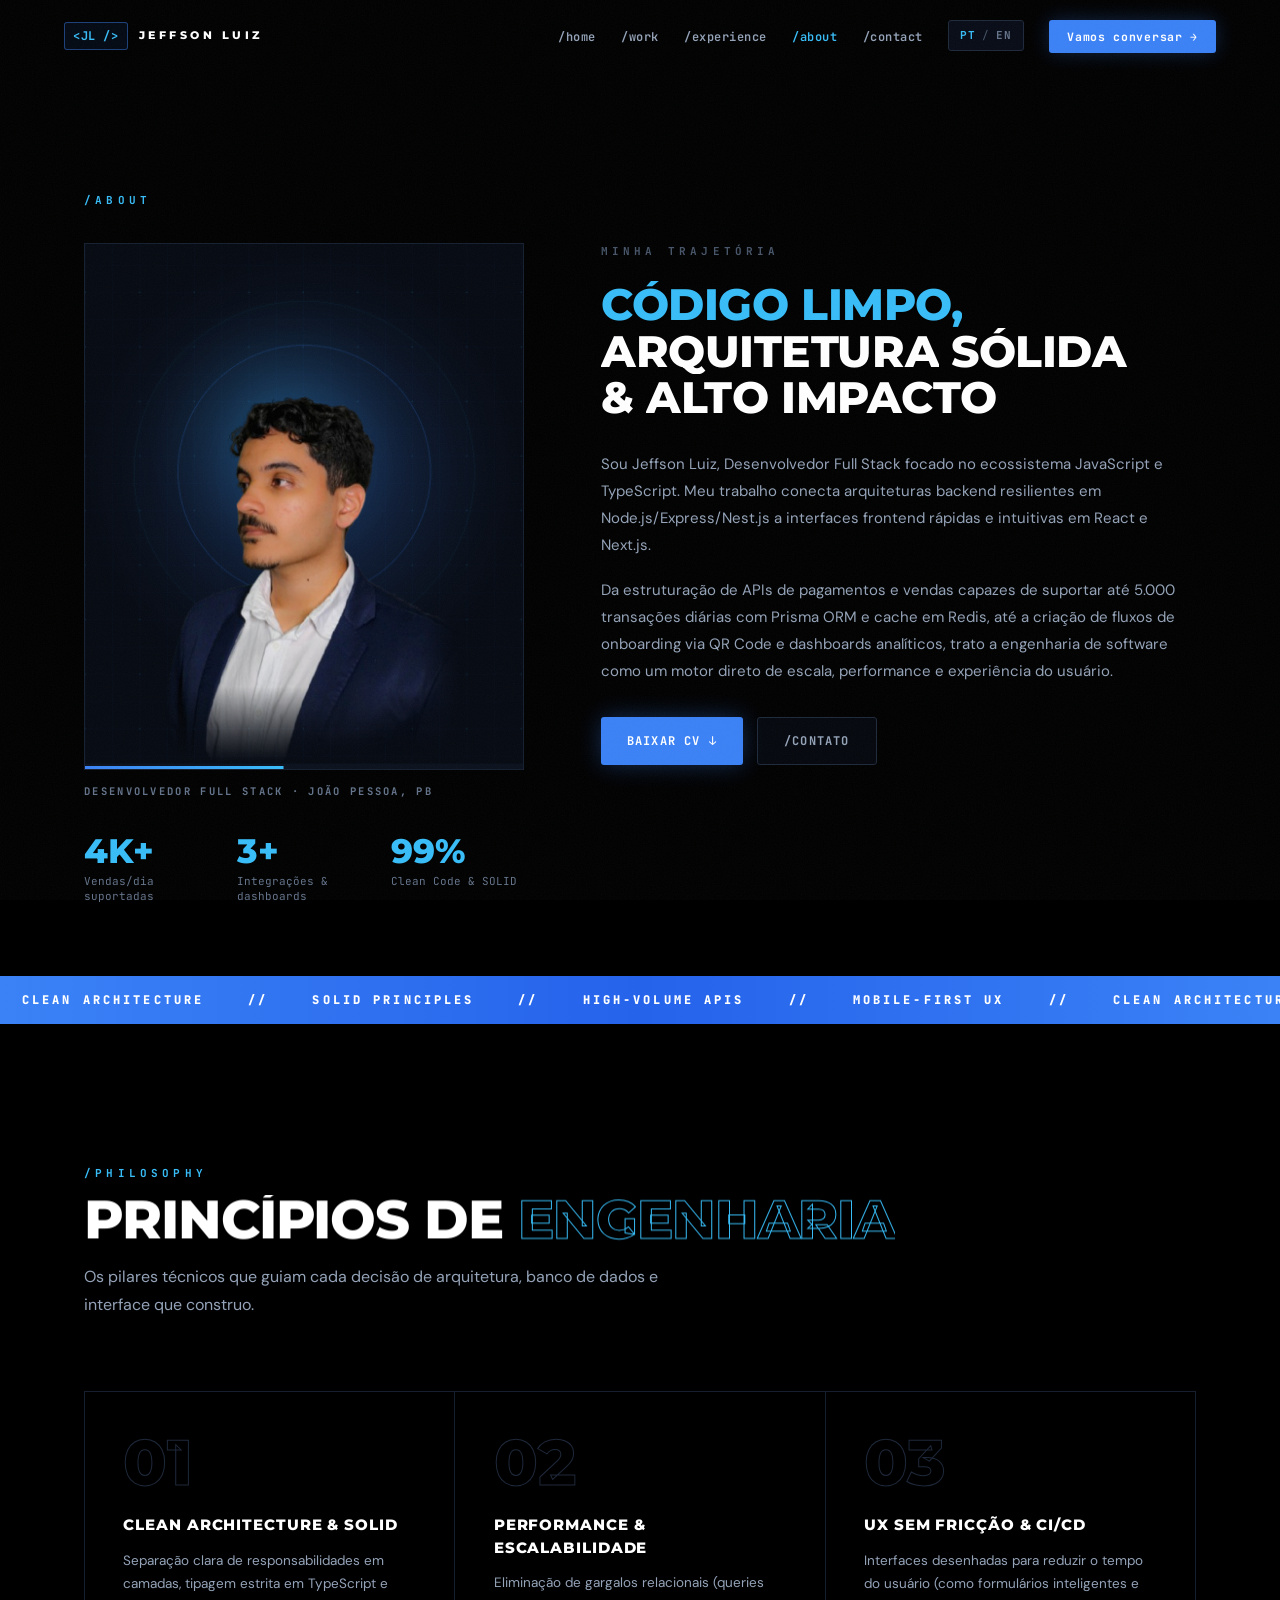
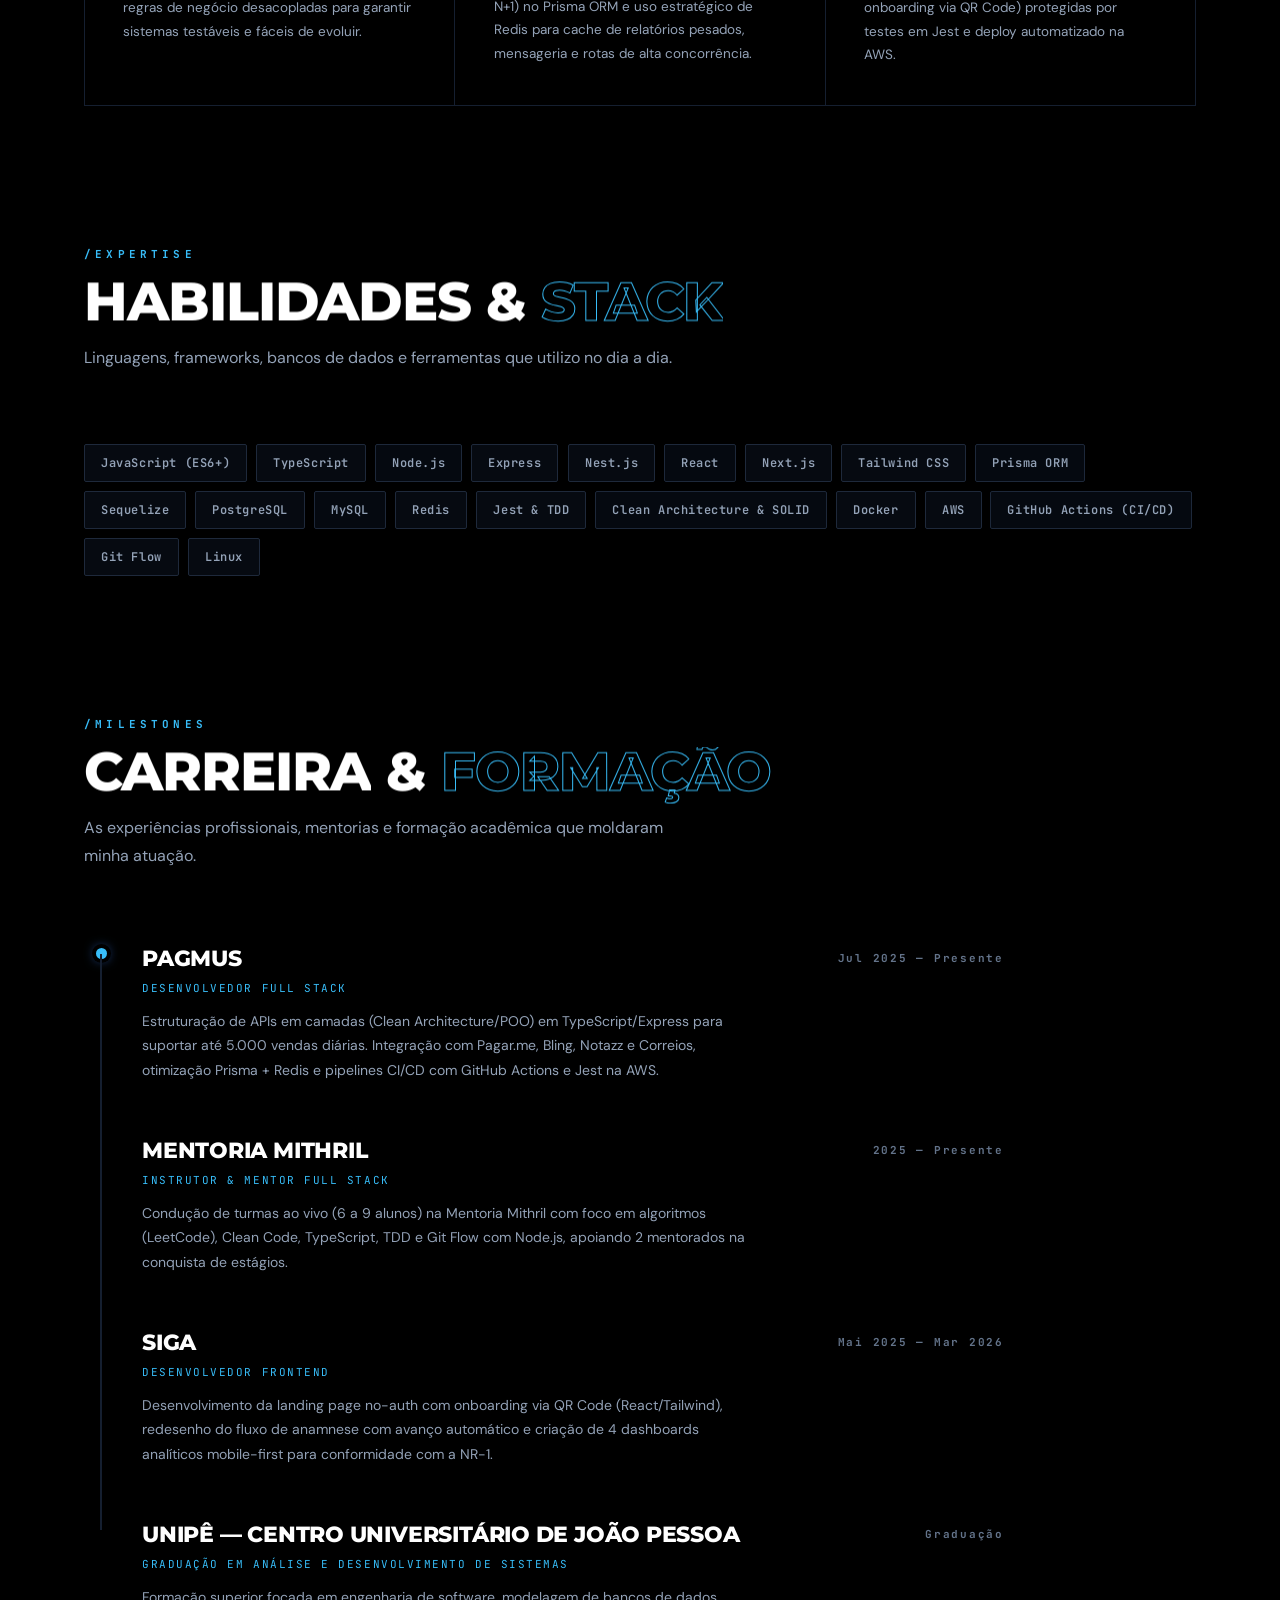
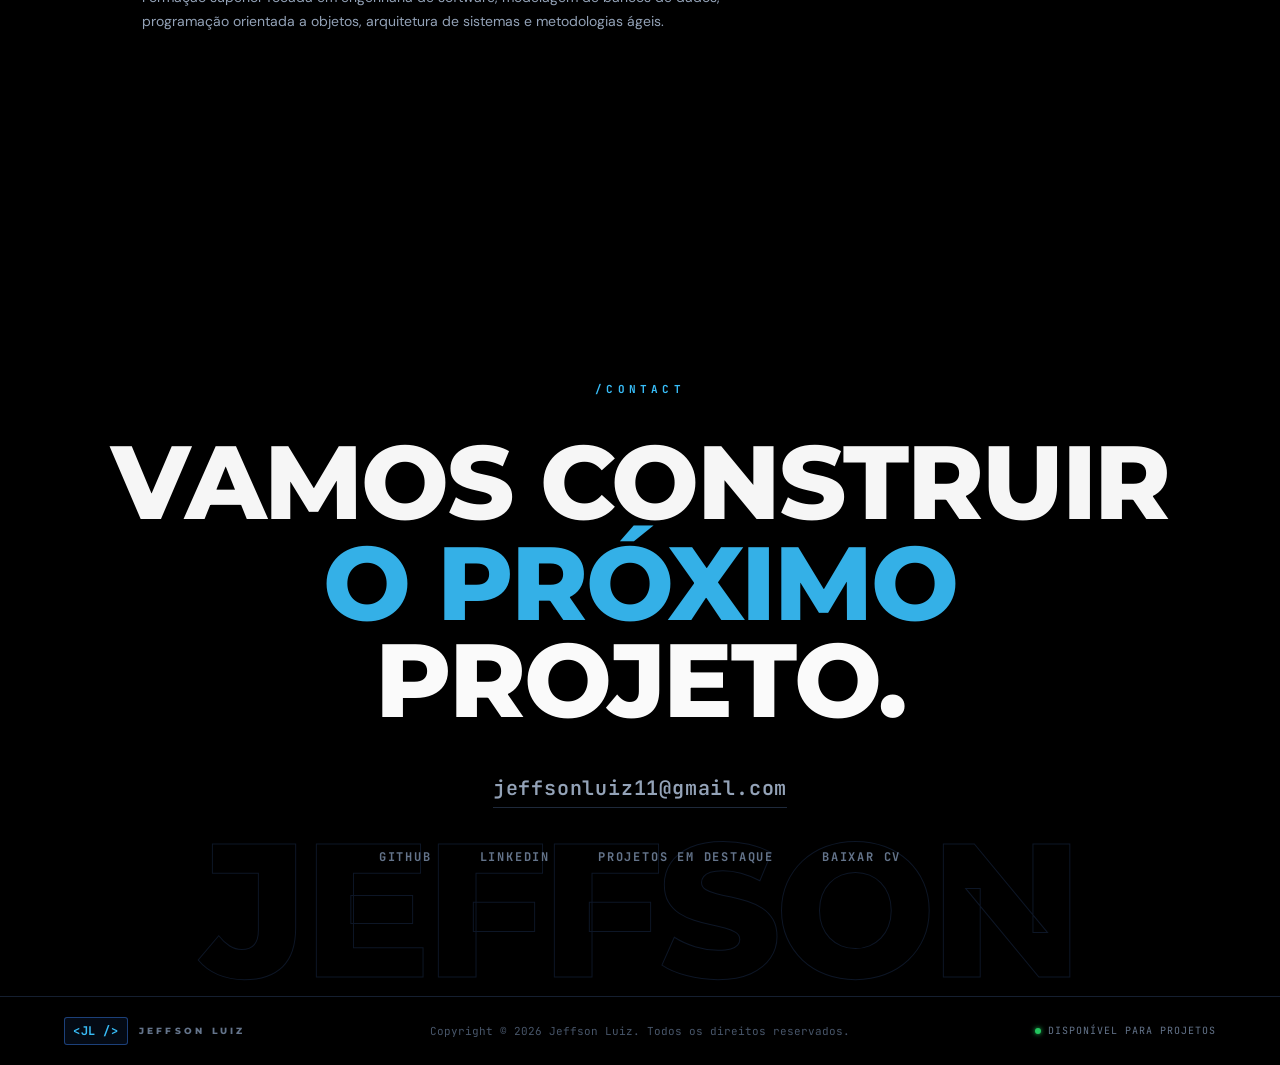
<file: about.html>
<!DOCTYPE html>
<html lang="pt-BR">

<head>
  <meta charset="UTF-8">
  <meta name="viewport" content="width=device-width, initial-scale=1.0">
  <title>Sobre — Jeffson Luiz | Desenvolvedor Full Stack</title>
  <meta name="description"
    content="Conheça a trajetória, princípios de arquitetura de software, stack tecnológica e formação de Jeffson Luiz.">
  <link rel="icon" type="image/png" sizes="48x48" href="favicon_pack/favicon-48x48.png?v=2">
  <link rel="icon" type="image/png" sizes="32x32" href="favicon_pack/favicon-32x32.png?v=2">
  <link rel="icon" type="image/png" sizes="16x16" href="favicon_pack/favicon-16x16.png?v=2">
  <link rel="icon" type="image/x-icon" href="favicon_pack/favicon.ico?v=2">
  <link rel="apple-touch-icon" sizes="180x180" href="favicon_pack/apple-touch-icon.png?v=2">
  <link rel="manifest" href="favicon_pack/site.webmanifest">
  <link rel="preconnect" href="https://fonts.googleapis.com">
  <link rel="preconnect" href="https://fonts.gstatic.com" crossorigin>
  <link
    href="https://fonts.googleapis.com/css2?family=DM+Sans:wght@400;500;600;700&family=JetBrains+Mono:wght@500;600;700;800&family=Montserrat:wght@800&display=swap"
    rel="stylesheet">
  <link rel="stylesheet" href="css/style.css">
</head>

<body data-page="about" data-title-en="About — Jeffson Luiz | Full Stack Developer">

  <div class="grain"></div>
  <div id="cursor"></div>
  <div id="cursor-ring"></div>
  <div class="scroll-progress">
    <div class="scroll-progress-fill"></div>
  </div>

  <nav class="nav" id="site-nav">
    <a class="nav-logo" href="index.html" data-page="home" data-transition>
      <span class="code-mark">&lt;JL /&gt;</span> JEFFSON LUIZ
    </a>
    <ul class="nav-links" id="nav-links">
      <li><a href="index.html" data-page="home" data-transition>/home</a></li>
      <li><a href="index.html#work" data-transition>/work</a></li>
      <li><a href="index.html#experience" data-transition>/experience</a></li>
      <li><a href="about.html" data-page="about" data-transition>/about</a></li>
      <li><a href="contact.html" data-page="contact" data-transition>/contact</a></li>
      <li>
        <button type="button" class="lang-switch" aria-label="Switch language">
          <span data-lang-opt="pt" class="is-active">PT</span>
          <span class="sep">/</span>
          <span data-lang-opt="en">EN</span>
        </button>
      </li>
      <li><a class="nav-cta" href="mailto:jeffsonluiz11@gmail.com" data-en="Let's talk →">Vamos conversar →</a></li>
    </ul>
    <button class="nav-toggle" id="nav-toggle" aria-label="Open menu" aria-expanded="false" aria-controls="nav-links">
      <span></span><span></span><span></span>
    </button>
  </nav>

  <!-- ============ ABOUT HERO ============ -->
  <header class="page-hero">
    <div class="container">
      <span class="eyebrow" style="display:block; margin-bottom:34px;">/about</span>

      <div class="about-grid">
        <div>
          <div class="about-figure fade-up">
            <img src="images/about-portrait.png?v=2" alt="Retrato de Jeffson Luiz" data-parallax="6">
            <div class="barline"></div>
          </div>
          <div class="about-figcap" data-en="Full Stack Developer · João Pessoa, PB">Desenvolvedor Full Stack · João
            Pessoa, PB</div>

          <div class="about-stats fade-up">
            <div>
              <div class="v" data-value="5" data-suffix="K+">5K+</div>
              <div class="l" data-en="Daily sales supported">Vendas/dia suportadas</div>
            </div>
            <div>
              <div class="v" data-value="4" data-suffix="+">4+</div>
              <div class="l" data-en="Critical integrations &amp; dashboards">Integrações &amp; dashboards</div>
            </div>
            <div>
              <div class="v" data-value="100" data-suffix="%">100%</div>
              <div class="l" data-en="Clean Code &amp; SOLID">Clean Code &amp; SOLID</div>
            </div>
          </div>
        </div>

        <div>
          <span class="eyebrow eyebrow-mute" style="display:block; margin-bottom:22px;" data-en="The story so far">Minha
            trajetória</span>

          <div class="about-lines">
            <span class="mask"><span data-split style="display:block;" data-en="Clean code,">Código limpo,</span></span>
            <span class="mask"><span data-split style="display:block;" data-en="scalable systems">arquitetura
                sólida</span></span>
            <span class="mask"><span data-split style="display:block;" data-en="&amp; fluid interfaces">&amp; alto
                impacto</span></span>
          </div>

          <div class="about-body">
            <p class="fade-up"
              data-en="I'm Jeffson Luiz, a Full Stack Developer specialized in the JavaScript and TypeScript ecosystem. My work bridges the gap between resilient backend architectures in Node.js/Express/Nest.js and fast, intuitive frontend applications in React and Next.js.">
              Sou Jeffson Luiz, Desenvolvedor Full Stack focado no ecossistema JavaScript e TypeScript. Meu trabalho
              conecta arquiteturas backend resilientes em Node.js/Express/Nest.js a interfaces frontend rápidas e
              intuitivas em React e Next.js.</p>
            <p class="fade-up"
              data-en="From structuring payment and e-commerce APIs capable of handling 5,000+ daily sales with Prisma ORM and Redis caching, to crafting frictionless QR Code onboarding flows and analytical dashboards, I treat software engineering as a direct driver of business reliability and user conversion.">
              Da estruturação de APIs de pagamentos e vendas capazes de suportar até 5.000 transações diárias com Prisma
              ORM e cache em Redis, até a criação de fluxos de onboarding via QR Code e dashboards analíticos, trato a
              engenharia de software como um motor direto de escala, performance e experiência do usuário.</p>
          </div>

          <div class="hero-actions" style="margin-top:32px;">
            <a class="btn btn-primary" href="cv/jeffsonluiz-cv.pdf" download data-en="Download CV ↓">Baixar CV ↓</a>
            <a class="btn btn-ghost" href="contact.html" data-transition data-en="/contact">/contato</a>
          </div>
        </div>
      </div>
    </div>
  </header>

  <div class="marquee" aria-hidden="true">
    <div class="marquee-track">
      <span>Clean Architecture</span><span>//</span><span>SOLID Principles</span><span>//</span>
      <span>High-Volume APIs</span><span>//</span><span>Mobile-First UX</span><span>//</span>
      <span>Clean Architecture</span><span>//</span><span>SOLID Principles</span><span>//</span>
      <span>High-Volume APIs</span><span>//</span><span>Mobile-First UX</span><span>//</span>
      <span>Clean Architecture</span><span>//</span><span>SOLID Principles</span><span>//</span>
      <span>High-Volume APIs</span><span>//</span><span>Mobile-First UX</span><span>//</span>
    </div>
  </div>

  <!-- ============ PHILOSOPHY ============ -->
  <section class="section">
    <div class="container">
      <div class="section-head">
        <span class="eyebrow">/philosophy</span>
        <h2 class="h-display h-lg" data-split data-en="Engineering <span class=&quot;outline&quot;>principles</span>">
          Princípios de <span class="outline">engenharia</span></h2>
        <p class="lede fade-up"
          data-en="Core pillars that guide how I architect APIs, model databases and build user interfaces.">Os pilares
          técnicos que guiam cada decisão de arquitetura, banco de dados e interface que construo.</p>
      </div>

      <div class="phil-grid">
        <div class="phil-card fade-up">
          <div class="phil-num">01</div>
          <h3 data-en="Clean Architecture &amp; SOLID">Clean Architecture &amp; SOLID</h3>
          <p
            data-en="Decoupled layers, strict TypeScript typing and clear domain boundaries so codebases stay testable and easy to evolve as teams and products grow.">
            Separação clara de responsabilidades em camadas, tipagem estrita em TypeScript e regras de negócio
            desacopladas para garantir sistemas testáveis e fáceis de evoluir.</p>
        </div>
        <div class="phil-card fade-up">
          <div class="phil-num">02</div>
          <h3 data-en="Performance &amp; Scalability">Performance &amp; Escalabilidade</h3>
          <p
            data-en="Eliminating N+1 relational bottlenecks in Prisma ORM and applying strategic Redis caching for heavy reports, webhooks and high-concurrency endpoints.">
            Eliminação de gargalos relacionais (queries N+1) no Prisma ORM e uso estratégico de Redis para cache de
            relatórios pesados, mensageria e rotas de alta concorrência.</p>
        </div>
        <div class="phil-card fade-up">
          <div class="phil-num">03</div>
          <h3 data-en="Frictionless UX &amp; CI/CD">UX sem Fricção &amp; CI/CD</h3>
          <p
            data-en="Interfaces designed to save user time (like auto-advancing forms and QR onboarding) backed by automated Jest tests and GitHub Actions pipelines.">
            Interfaces desenhadas para reduzir o tempo do usuário (como formulários inteligentes e onboarding via QR
            Code) protegidas por testes em Jest e deploy automatizado na AWS.</p>
        </div>
      </div>
    </div>
  </section>

  <!-- ============ EXPERTISE ============ -->
  <section class="section section-tight">
    <div class="container">
      <div class="section-head">
        <span class="eyebrow">/expertise</span>
        <h2 class="h-display h-lg" data-split data-en="Tech Stack &amp; <span class=&quot;outline&quot;>Tools</span>">
          Habilidades &amp; <span class="outline">Stack</span></h2>
        <p class="lede fade-up" data-en="Languages, frameworks, databases and DevOps tools I work with daily.">
          Linguagens, frameworks, bancos de dados e ferramentas que utilizo no dia a dia.</p>
      </div>

      <div class="pill-row">
        <span class="pill fade-up">JavaScript (ES6+)</span>
        <span class="pill fade-up">TypeScript</span>
        <span class="pill fade-up">Node.js</span>
        <span class="pill fade-up">Express</span>
        <span class="pill fade-up">Nest.js</span>
        <span class="pill fade-up">React</span>
        <span class="pill fade-up">Next.js</span>
        <span class="pill fade-up">Tailwind CSS</span>
        <span class="pill fade-up">Prisma ORM</span>
        <span class="pill fade-up">Sequelize</span>
        <span class="pill fade-up">PostgreSQL</span>
        <span class="pill fade-up">MySQL</span>
        <span class="pill fade-up">Redis</span>
        <span class="pill fade-up">Jest &amp; TDD</span>
        <span class="pill fade-up">Clean Architecture &amp; SOLID</span>
        <span class="pill fade-up">Docker</span>
        <span class="pill fade-up">AWS</span>
        <span class="pill fade-up">GitHub Actions (CI/CD)</span>
        <span class="pill fade-up">Git Flow</span>
        <span class="pill fade-up">Linux</span>
      </div>
    </div>
  </section>

  <!-- ============ MILESTONES ============ -->
  <section class="section section-tight">
    <div class="container">
      <div class="section-head">
        <span class="eyebrow">/milestones</span>
        <h2 class="h-display h-lg" data-split data-en="Career &amp; <span class=&quot;outline&quot;>Education</span>">
          Carreira &amp; <span class="outline">Formação</span></h2>
        <p class="lede fade-up" data-en="Key roles, projects and academic background that shaped my profile.">As
          experiências profissionais, mentorias e formação acadêmica que moldaram minha atuação.</p>
      </div>

      <div class="timeline" id="timeline-list">
        <div class="timeline-item fade-up">
          <div class="timeline-dot-col">
            <div class="timeline-dot"></div>
          </div>
          <div>
            <div class="timeline-role">Pagmus</div>
            <div class="timeline-company" data-en="Full Stack Developer">Desenvolvedor Full Stack</div>
            <p class="timeline-desc"
              data-en="Architected layered TypeScript/Express APIs supporting up to 5,000 daily sales. Integrated Pagar.me, Bling, Notazz and Correios, optimized Prisma queries with Redis cache, and automated CI/CD with GitHub Actions and Jest on AWS.">
              Estruturação de APIs em camadas (Clean Architecture/POO) em TypeScript/Express para suportar até 5.000
              vendas diárias. Integração com Pagar.me, Bling, Notazz e Correios, otimização Prisma + Redis e pipelines
              CI/CD com GitHub Actions e Jest na AWS.</p>
          </div>
          <div class="timeline-date" data-en="Jul 2025 — Present">Jul 2025 — Presente</div>
        </div>

        <div class="timeline-item fade-up">
          <div class="timeline-dot-col">
            <div class="timeline-dot"></div>
          </div>
          <div>
            <div class="timeline-role" data-en="Mithril Mentorship">Mentoria Mithril</div>
            <div class="timeline-company" data-en="Full Stack Instructor &amp; Mentor">Instrutor &amp; Mentor Full Stack
            </div>
            <p class="timeline-desc"
              data-en="Taught live classes (6–9 students) at Mithril Mentorship covering Algorithms (LeetCode), Clean Code, TypeScript, TDD and Git Flow with Node.js, helping 2 mentees land software internships.">
              Condução de turmas ao vivo (6 a 9 alunos) na Mentoria Mithril com foco em algoritmos (LeetCode), Clean
              Code, TypeScript, TDD e Git Flow com Node.js, apoiando 2 mentorados na conquista de estágios.</p>
          </div>
          <div class="timeline-date" data-en="2025 — Present">2025 — Presente</div>
        </div>

        <div class="timeline-item fade-up">
          <div class="timeline-dot-col">
            <div class="timeline-dot"></div>
          </div>
          <div>
            <div class="timeline-role">SIGA</div>
            <div class="timeline-company" data-en="Frontend Developer">Desenvolvedor Frontend</div>
            <p class="timeline-desc"
              data-en="Built the no-auth QR Code onboarding landing page in React/Tailwind, redesigned the behavioral anamnesis flow with auto-advance and retroactive editing, and created 4 mobile-first analytical HR dashboards for NR-1 compliance.">
              Desenvolvimento da landing page no-auth com onboarding via QR Code (React/Tailwind), redesenho do fluxo de
              anamnese com avanço automático e criação de 4 dashboards analíticos mobile-first para conformidade com a
              NR-1.</p>
          </div>
          <div class="timeline-date" data-en="May 2025 — Mar 2026">Mai 2025 — Mar 2026</div>
        </div>

        <div class="timeline-item fade-up">
          <div class="timeline-dot-col">
            <div class="timeline-dot"></div>
          </div>
          <div>
            <div class="timeline-role">UNIPÊ — Centro Universitário de João Pessoa</div>
            <div class="timeline-company" data-en="B.Tech in Systems Analysis and Development">Graduação em Análise e
              Desenvolvimento de Sistemas</div>
            <p class="timeline-desc"
              data-en="Higher education focused on software engineering, database modeling, object-oriented programming, systems architecture and agile methodologies.">
              Formação superior focada em engenharia de software, modelagem de bancos de dados, programação orientada a
              objetos, arquitetura de sistemas e metodologias ágeis.</p>
          </div>
          <div class="timeline-date" data-en="Higher Education">Graduação</div>
        </div>

        <div class="timeline-progress">
          <div class="timeline-progress-fill"></div>
        </div>
      </div>
    </div>
  </section>

  <!-- ============ CTA ============ -->
  <section class="cta-band">
    <div class="ghost-word" aria-hidden="true">JEFFSON</div>
    <div class="container cta-inner">
      <span class="eyebrow">/contact</span>
      <div class="cta-words">
        <div class="fade-up" data-en="Let's build">Vamos construir</div>
        <div class="fade-up" data-en="the next">o próximo</div>
        <div class="fade-up" data-en="system.">projeto.</div>
      </div>
      <a class="cta-mail" href="mailto:jeffsonluiz11@gmail.com">jeffsonluiz11@gmail.com</a>
      <div class="cta-links">
        <a href="https://github.com/jeff-ao" target="_blank" rel="noopener">GitHub</a>
        <a href="https://www.linkedin.com/in/jeffson-luiz" target="_blank" rel="noopener">LinkedIn</a>
        <a href="index.html#work" data-transition data-en="Selected cases">Projetos em destaque</a>
        <a href="cv/jeffsonluiz-cv.pdf" download data-en="Download CV">Baixar CV</a>
      </div>
    </div>
  </section>

  <footer class="footer">
    <a class="nav-logo" href="index.html" data-transition>
      <span class="code-mark">&lt;JL /&gt;</span> JEFFSON LUIZ
    </a>
    <div class="footer-copy" data-en="Copyright © 2026 Jeffson Luiz. All Rights Reserved.">Copyright © 2026 Jeffson
      Luiz. Todos os direitos reservados.</div>
    <div class="footer-status"><i></i><span data-en="OPEN TO WORK">DISPONÍVEL PARA PROJETOS</span></div>
  </footer>

  <script src="js/vendor/gsap.min.js"></script>
  <script src="js/vendor/ScrollTrigger.min.js"></script>
  <script src="js/i18n.js"></script>
  <script src="js/main.js"></script>
</body>

</html>
</file>
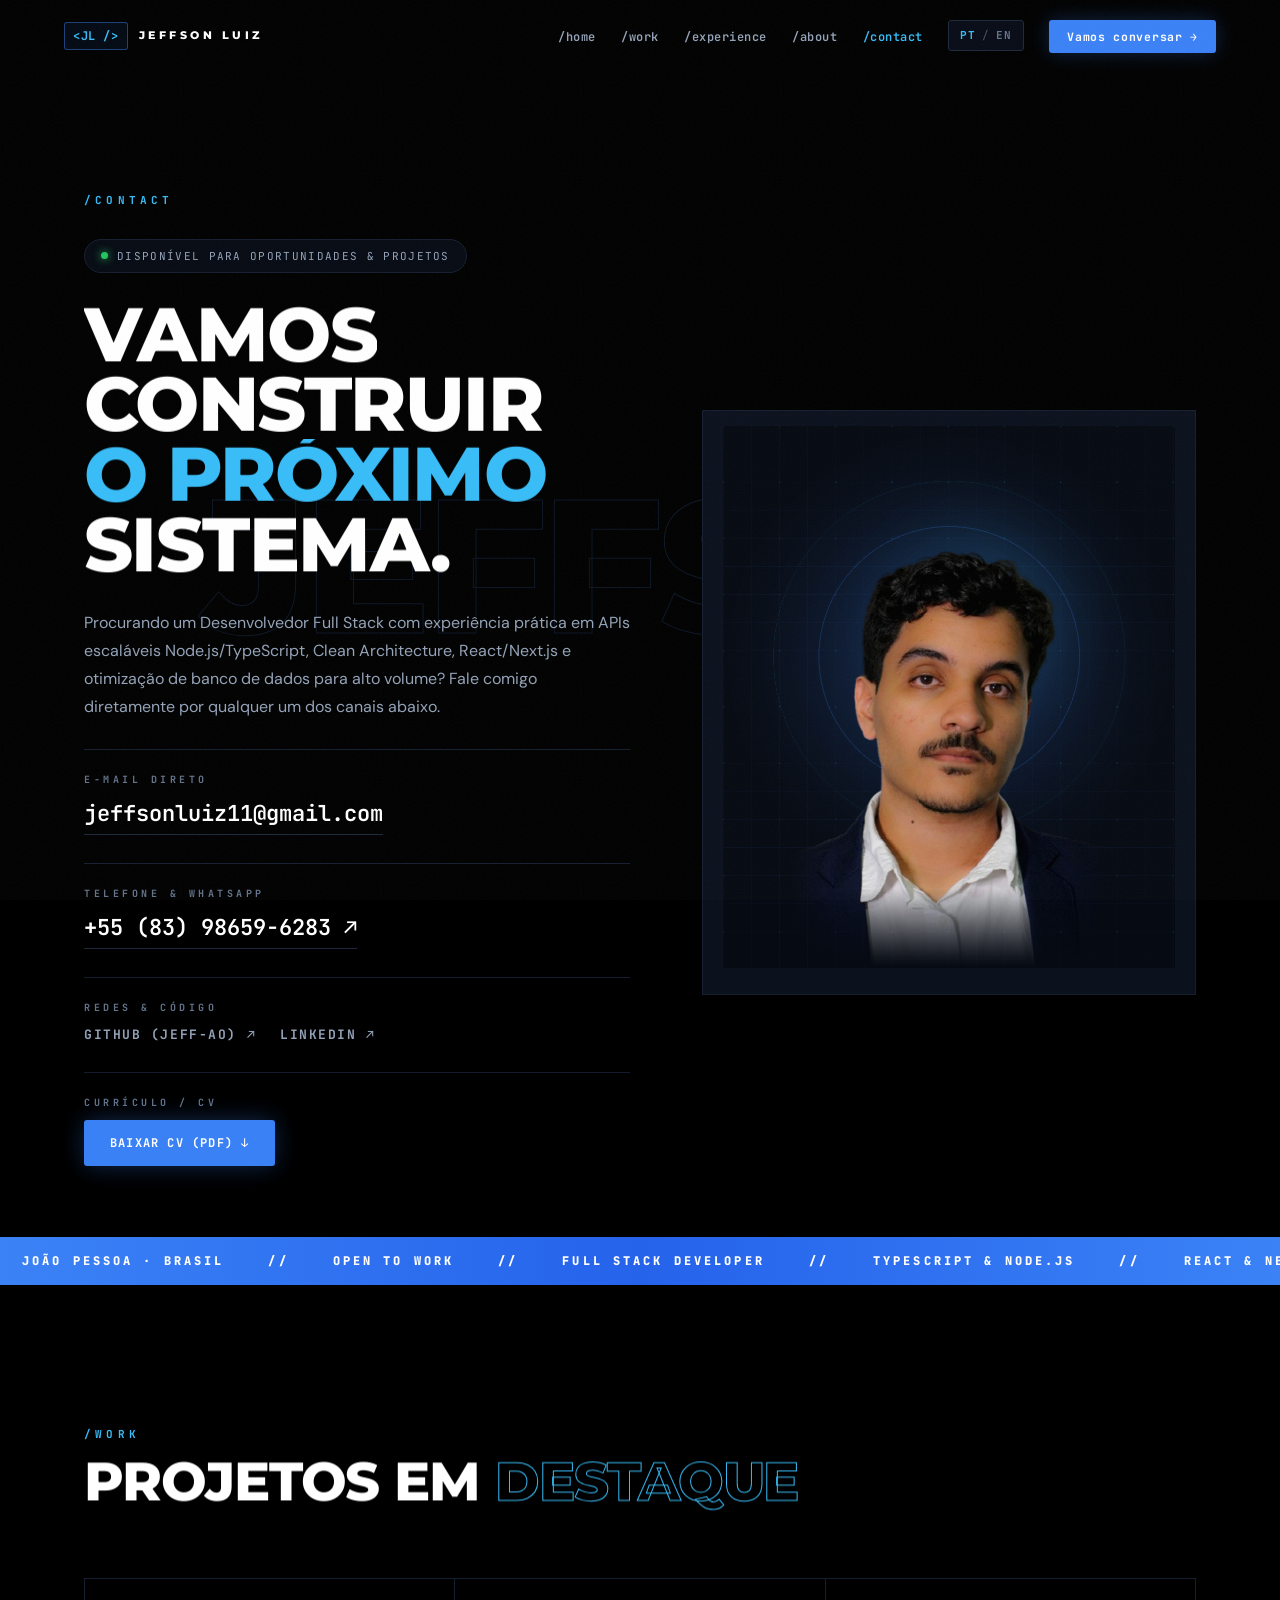
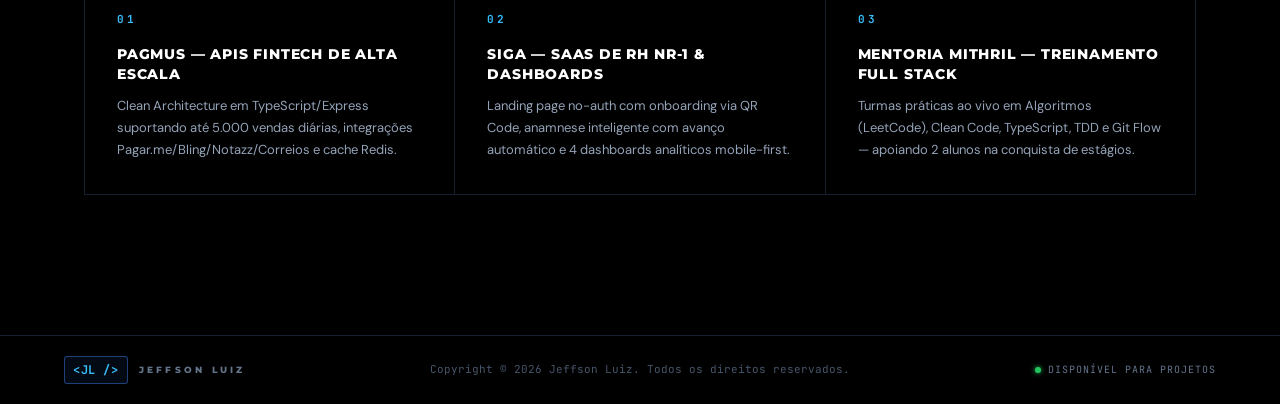
<file: contact.html>
<!DOCTYPE html>
<html lang="pt-BR">

<head>
  <meta charset="UTF-8">
  <meta name="viewport" content="width=device-width, initial-scale=1.0">
  <title>Contato — Jeffson Luiz | Desenvolvedor Full Stack</title>
  <meta name="description" content="Entre em contato com Jeffson Luiz — Desenvolvedor Full Stack em João Pessoa, PB.">
  <link rel="icon" type="image/png" sizes="48x48" href="favicon_pack/favicon-48x48.png?v=2">
  <link rel="icon" type="image/png" sizes="32x32" href="favicon_pack/favicon-32x32.png?v=2">
  <link rel="icon" type="image/png" sizes="16x16" href="favicon_pack/favicon-16x16.png?v=2">
  <link rel="icon" type="image/x-icon" href="favicon_pack/favicon.ico?v=2">
  <link rel="apple-touch-icon" sizes="180x180" href="favicon_pack/apple-touch-icon.png?v=2">
  <link rel="manifest" href="favicon_pack/site.webmanifest">
  <link rel="preconnect" href="https://fonts.googleapis.com">
  <link rel="preconnect" href="https://fonts.gstatic.com" crossorigin>
  <link
    href="https://fonts.googleapis.com/css2?family=DM+Sans:wght@400;500;600;700&family=JetBrains+Mono:wght@500;600;700;800&family=Montserrat:wght@800&display=swap"
    rel="stylesheet">
  <link rel="stylesheet" href="css/style.css">
</head>

<body data-page="contact" data-title-en="Contact — Jeffson Luiz | Full Stack Developer">

  <div class="grain"></div>
  <div id="cursor"></div>
  <div id="cursor-ring"></div>
  <div class="scroll-progress">
    <div class="scroll-progress-fill"></div>
  </div>

  <nav class="nav" id="site-nav">
    <a class="nav-logo" href="index.html" data-page="home" data-transition>
      <span class="code-mark">&lt;JL /&gt;</span> JEFFSON LUIZ
    </a>
    <ul class="nav-links" id="nav-links">
      <li><a href="index.html" data-page="home" data-transition>/home</a></li>
      <li><a href="index.html#work" data-transition>/work</a></li>
      <li><a href="index.html#experience" data-transition>/experience</a></li>
      <li><a href="about.html" data-page="about" data-transition>/about</a></li>
      <li><a href="contact.html" data-page="contact" data-transition>/contact</a></li>
      <li>
        <button type="button" class="lang-switch" aria-label="Switch language">
          <span data-lang-opt="pt" class="is-active">PT</span>
          <span class="sep">/</span>
          <span data-lang-opt="en">EN</span>
        </button>
      </li>
      <li><a class="nav-cta" href="mailto:jeffsonluiz11@gmail.com" data-en="Let's talk →">Vamos conversar →</a></li>
    </ul>
    <button class="nav-toggle" id="nav-toggle" aria-label="Open menu" aria-expanded="false" aria-controls="nav-links">
      <span></span><span></span><span></span>
    </button>
  </nav>

  <header class="page-hero">
    <div class="ghost-word" aria-hidden="true" style="bottom:auto; top:38%;">JEFFSON</div>
    <div class="container" style="position:relative; z-index:2;">
      <span class="eyebrow" style="display:block; margin-bottom:30px;">/contact</span>

      <div class="contact-grid">
        <div>
          <div class="status-badge fade-up">
            <i class="dot"></i><span data-en="Available for opportunities &amp; projects">Disponível para oportunidades
              &amp; projetos</span>
          </div>

          <div class="cta-words" style="margin:0 0 30px; text-align:left;">
            <span class="mask"><span data-split
                style="display:block; font-family:var(--display); font-weight:800; font-size:clamp(34px,6.5vw,76px); line-height:.92; text-transform:uppercase; letter-spacing:-.02em;"
                data-en="Let's build">Vamos construir</span></span>
            <span class="mask"><span data-split
                style="display:block; font-family:var(--display); font-weight:800; font-size:clamp(34px,6.5vw,76px); line-height:.92; text-transform:uppercase; letter-spacing:-.02em; color:var(--acc-glow);"
                data-en="the next">o próximo</span></span>
            <span class="mask"><span data-split
                style="display:block; font-family:var(--display); font-weight:800; font-size:clamp(34px,6.5vw,76px); line-height:.92; text-transform:uppercase; letter-spacing:-.02em;"
                data-en="system.">sistema.</span></span>
          </div>

          <p class="lede fade-up"
            data-en="Looking for a Full Stack Developer experienced in scalable Node.js/TypeScript APIs, Clean Architecture, React/Next.js and high-volume database optimization? Reach out directly through any channel below.">
            Procurando um Desenvolvedor Full Stack com experiência prática em APIs escaláveis Node.js/TypeScript, Clean
            Architecture, React/Next.js e otimização de banco de dados para alto volume? Fale comigo diretamente por
            qualquer um dos canais abaixo.</p>

          <div class="contact-block fade-up">
            <div class="contact-label" data-en="Direct email">E-mail direto</div>
            <a class="contact-email" href="mailto:jeffsonluiz11@gmail.com">jeffsonluiz11@gmail.com</a>
          </div>

          <div class="contact-block fade-up">
            <div class="contact-label" data-en="Phone &amp; WhatsApp">Telefone &amp; WhatsApp</div>
            <a class="contact-email" href="https://wa.me/5583986596283" target="_blank" rel="noopener">+55 (83)
              98659-6283 ↗</a>
          </div>

          <div class="contact-block fade-up">
            <div class="contact-label" data-en="Networks &amp; code">Redes &amp; código</div>
            <div class="contact-links-row">
              <a class="contact-link" href="https://github.com/jeff-ao" target="_blank" rel="noopener">GitHub (jeff-ao)
                ↗</a>
              <a class="contact-link" href="https://www.linkedin.com/in/jeffson-luiz" target="_blank"
                rel="noopener">LinkedIn ↗</a>
            </div>
          </div>

          <div class="contact-block fade-up">
            <div class="contact-label" data-en="Resume / CV">Currículo / CV</div>
            <a class="btn btn-primary" href="cv/jeffsonluiz-cv.pdf" download data-en="Download CV (PDF) ↓">Baixar CV
              (PDF) ↓</a>
          </div>
        </div>

        <div class="contact-visual fade-up">
          <img src="images/contact-portrait.png" alt="Retrato de Jeffson Luiz" data-parallax="6">
        </div>
      </div>
    </div>
  </header>

  <div class="marquee" aria-hidden="true">
    <div class="marquee-track">
      <span>João Pessoa · Brasil</span><span>//</span><span>Open to Work</span><span>//</span>
      <span>Full Stack Developer</span><span>//</span><span>TypeScript &amp; Node.js</span><span>//</span>
      <span>React &amp; Next.js</span><span>//</span><span>Clean Architecture</span><span>//</span>
      <span>João Pessoa · Brasil</span><span>//</span><span>Open to Work</span><span>//</span>
      <span>Full Stack Developer</span><span>//</span><span>TypeScript &amp; Node.js</span><span>//</span>
      <span>React &amp; Next.js</span><span>//</span><span>Clean Architecture</span><span>//</span>
    </div>
  </div>

  <section class="section">
    <div class="container">
      <div class="section-head">
        <span class="eyebrow">/work</span>
        <h2 class="h-display h-lg" data-split data-en="Selected <span class=&quot;outline&quot;>cases</span>">Projetos
          em <span class="outline">destaque</span></h2>
      </div>
      <div class="grid-3">
        <a class="mini-card" href="case-pagmus.html" data-transition>
          <div class="mini-num">01</div>
          <h4 data-en="Pagmus — High-Volume Fintech APIs">Pagmus — APIs Fintech de Alta Escala</h4>
          <p
            data-en="Clean Architecture in TypeScript/Express supporting 5,000+ daily sales, Pagar.me/Bling/Notazz/Correios integrations and Redis caching.">
            Clean Architecture em TypeScript/Express suportando até 5.000 vendas diárias, integrações
            Pagar.me/Bling/Notazz/Correios e cache Redis.</p>
        </a>
        <a class="mini-card" href="case-siga.html" data-transition>
          <div class="mini-num">02</div>
          <h4 data-en="SIGA — NR-1 HR SaaS &amp; Dashboards">SIGA — SaaS de RH NR-1 &amp; Dashboards</h4>
          <p
            data-en="No-auth QR Code onboarding landing page, smart auto-advancing anamnesis form and 4 mobile-first analytical HR dashboards.">
            Landing page no-auth com onboarding via QR Code, anamnese inteligente com avanço automático e 4 dashboards
            analíticos mobile-first.</p>
        </a>
        <a class="mini-card" href="case-mentoria.html" data-transition>
          <div class="mini-num">03</div>
          <h4 data-en="Mithril Mentorship — Full Stack Training">Mentoria Mithril — Treinamento Full Stack</h4>
          <p
            data-en="Live training in Algorithms (LeetCode), Clean Code, TypeScript, TDD and Git Flow — helping 2 mentees land internships.">
            Turmas práticas ao vivo em Algoritmos (LeetCode), Clean Code, TypeScript, TDD e Git Flow — apoiando 2 alunos
            na conquista de estágios.</p>
        </a>
      </div>
    </div>
  </section>

  <footer class="footer">
    <a class="nav-logo" href="index.html" data-transition>
      <span class="code-mark">&lt;JL /&gt;</span> JEFFSON LUIZ
    </a>
    <div class="footer-copy" data-en="Copyright © 2026 Jeffson Luiz. All Rights Reserved.">Copyright © 2026 Jeffson
      Luiz. Todos os direitos reservados.</div>
    <div class="footer-status"><i></i><span data-en="OPEN TO WORK">DISPONÍVEL PARA PROJETOS</span></div>
  </footer>

  <script src="js/vendor/gsap.min.js"></script>
  <script src="js/vendor/ScrollTrigger.min.js"></script>
  <script src="js/i18n.js"></script>
  <script src="js/main.js"></script>
</body>

</html>
</file>
<file: css/style.css>
/* ===========================================================
   JEFFSON LUIZ — Full Stack Developer Portfolio
   Visual system: obsidian canvas / electric blue & cyan / Montserrat 800 + DM Sans + JetBrains Mono
   =========================================================== */

:root {
  --ink: #000000;
  --ink-2: #04070d;
  --ink-3: #080d16;
  --panel: #0b111d;
  --panel-2: #101827;

  --acc: #3B82F6;
  --acc-glow: #38BDF8;
  --acc-dim: rgba(59, 130, 246, .35);

  --fg: #FFFFFF;
  --fg-2: #94A3B8;
  --fg-3: #64748B;
  --fg-4: #475569;
  --fg-5: #1E293B;

  --line: #151f30;
  --line-2: #0f172a;

  --ok: #22C55E;

  --display: 'Montserrat', 'Helvetica Neue', Arial, sans-serif;
  --body: 'DM Sans', 'Helvetica Neue', Arial, sans-serif;
  --mono: 'JetBrains Mono', monospace;

  --ease: cubic-bezier(.16, 1, .3, 1);

  --gut: clamp(20px, 5vw, 64px);
  --nav-h: 72px;
}

*,
*::before,
*::after {
  margin: 0;
  padding: 0;
  box-sizing: border-box;
}

html {
  scroll-behavior: smooth;
  -webkit-text-size-adjust: 100%;
}

body {
  background: var(--ink);
  color: var(--fg);
  font-family: var(--body);
  line-height: 1.5;
  overflow-x: hidden;
  -webkit-font-smoothing: antialiased;
}

a {
  color: inherit;
  text-decoration: none;
}

img {
  max-width: 100%;
  display: block;
}

button {
  font: inherit;
  background: none;
  border: 0;
  color: inherit;
}

::selection {
  background: var(--acc);
  color: #fff;
}

:focus-visible {
  outline: 2px solid var(--acc);
  outline-offset: 3px;
}

.container {
  width: 100%;
  max-width: 1240px;
  margin: 0 auto;
  padding: 0 var(--gut);
}

.sr-only {
  position: absolute;
  width: 1px;
  height: 1px;
  padding: 0;
  margin: -1px;
  overflow: hidden;
  clip: rect(0 0 0 0);
  white-space: nowrap;
  border: 0;
}

/* ---------- Grain + custom cursor ---------- */
.grain {
  position: fixed;
  inset: 0;
  z-index: 9000;
  pointer-events: none;
  opacity: .04;
  background-image: url("data:image/svg+xml,%3Csvg viewBox='0 0 200 200' xmlns='http://www.w3.org/2000/svg'%3E%3Cfilter id='n'%3E%3CfeTurbulence type='fractalNoise' baseFrequency='0.9' numOctaves='4'/%3E%3C/filter%3E%3Crect width='100%25' height='100%25' filter='url(%23n)'/%3E%3C/svg%3E");
  background-repeat: repeat;
  background-size: 200px;
}

#cursor,
#cursor-ring {
  display: none;
}

body.has-cursor {
  cursor: none;
}

body.has-cursor a,
body.has-cursor button {
  cursor: none;
}

body.has-cursor #cursor {
  display: block;
  position: fixed;
  top: 0;
  left: 0;
  z-index: 9999;
  width: 9px;
  height: 9px;
  border-radius: 50%;
  background: var(--acc-glow);
  pointer-events: none;
  transform: translate(-50%, -50%);
  mix-blend-mode: difference;
  will-change: transform;
}

body.has-cursor #cursor-ring {
  display: block;
  position: fixed;
  top: 0;
  left: 0;
  z-index: 9998;
  width: 36px;
  height: 36px;
  border-radius: 50%;
  border: 1px solid var(--acc-dim);
  pointer-events: none;
  transform: translate(-50%, -50%);
  will-change: transform;
  transition: width .25s ease, height .25s ease, border-color .25s ease;
}

body.cursor-hot #cursor {
  width: 16px;
  height: 16px;
}

body.cursor-hot #cursor-ring {
  width: 56px;
  height: 56px;
  border-color: rgba(56, 189, 248, .65);
}

/* ---------- Scroll progress ---------- */
.scroll-progress {
  position: fixed;
  top: 0;
  left: 0;
  right: 0;
  height: 2px;
  z-index: 300;
  background: transparent;
  pointer-events: none;
}

.scroll-progress-fill {
  height: 100%;
  width: 100%;
  background: linear-gradient(90deg, var(--acc), var(--acc-glow));
  transform: scaleX(0);
  transform-origin: left;
}

/* ===========================================================
   NAV
   =========================================================== */
.nav {
  position: fixed;
  top: 0;
  left: 0;
  right: 0;
  z-index: 220;
  height: var(--nav-h);
  padding: 0 var(--gut);
  display: flex;
  align-items: center;
  justify-content: space-between;
  background: transparent;
  border-bottom: 1px solid transparent;
  transition: background .4s ease, border-color .4s ease, backdrop-filter .4s ease;
}

.nav.is-scrolled {
  background: rgba(4, 7, 13, .92);
  backdrop-filter: blur(12px);
  -webkit-backdrop-filter: blur(12px);
  border-bottom-color: var(--line);
}

.nav-logo {
  display: flex;
  align-items: center;
  gap: 11px;
  font-family: var(--display);
  font-weight: 800;
  font-size: 11px;
  letter-spacing: .32em;
  text-transform: uppercase;
  color: var(--fg);
}

.nav-logo .code-mark {
  font-family: var(--mono);
  font-weight: 700;
  font-size: 12px;
  letter-spacing: .05em;
  color: var(--acc-glow);
  padding: 4px 8px;
  border: 1px solid rgba(59, 130, 246, .45);
  background: rgba(59, 130, 246, .08);
  border-radius: 3px;
}

.nav-links {
  display: flex;
  align-items: center;
  gap: clamp(14px, 2vw, 28px);
  list-style: none;
}

.nav-links a {
  font-family: var(--mono);
  font-size: 12px;
  font-weight: 600;
  letter-spacing: .04em;
  color: var(--fg-2);
  transition: color .2s ease;
}

.nav-links a:hover,
.nav-links a.active {
  color: var(--acc-glow);
}

.lang-switch {
  display: inline-flex;
  align-items: center;
  gap: 6px;
  font-family: var(--mono);
  font-size: 11px;
  font-weight: 700;
  letter-spacing: .08em;
  text-transform: uppercase;
  padding: 6px 11px;
  border-radius: 3px;
  border: 1px solid var(--fg-5);
  background: rgba(15, 23, 42, .55);
  color: var(--fg-3);
  cursor: pointer;
  transition: border-color .2s ease, color .2s ease, background .2s ease;
}

.lang-switch:hover {
  border-color: var(--acc);
  background: rgba(59, 130, 246, .12);
}

.lang-switch span {
  transition: color .2s ease;
}

.lang-switch span.is-active {
  color: var(--acc-glow);
}

.lang-switch .sep {
  color: var(--fg-4);
  font-weight: 400;
}

.nav-cta {
  font-family: var(--mono) !important;
  font-size: 11.5px !important;
  font-weight: 700 !important;
  letter-spacing: .06em !important;
  color: #FFFFFF !important;
  background: var(--acc);
  padding: 9px 18px;
  border-radius: 3px;
  white-space: nowrap;
  box-shadow: 0 0 20px rgba(59, 130, 246, .28);
  transition: opacity .2s ease, transform .2s ease, background .2s ease;
}

.nav-cta:hover {
  background: var(--acc-glow);
  color: #04070d !important;
}

.nav-toggle {
  display: none;
  width: 40px;
  height: 40px;
  flex-direction: column;
  align-items: center;
  justify-content: center;
  gap: 5px;
  cursor: pointer;
  z-index: 240;
}

.nav-toggle span {
  display: block;
  width: 22px;
  height: 2px;
  background: var(--fg);
  transition: transform .35s var(--ease), opacity .25s ease;
}

.nav-toggle[aria-expanded="true"] span:nth-child(1) {
  transform: translateY(7px) rotate(45deg);
}

.nav-toggle[aria-expanded="true"] span:nth-child(2) {
  opacity: 0;
}

.nav-toggle[aria-expanded="true"] span:nth-child(3) {
  transform: translateY(-7px) rotate(-45deg);
}

/* ===========================================================
   SHARED TYPE / LABELS
   =========================================================== */
.eyebrow {
  font-family: var(--mono);
  font-weight: 700;
  font-size: 11px;
  letter-spacing: .38em;
  text-transform: uppercase;
  color: var(--acc-glow);
}

.eyebrow-mute {
  color: var(--fg-4);
}

.h-display {
  font-family: var(--display);
  font-weight: 800;
  text-transform: uppercase;
  letter-spacing: -.02em;
  line-height: .92;
  color: var(--fg);
}

.h-xl {
  font-size: clamp(34px, 7vw, 84px);
}

.h-lg {
  font-size: clamp(28px, 5vw, 54px);
}

.h-md {
  font-size: clamp(22px, 3.4vw, 38px);
}

.outline {
  -webkit-text-stroke: 1px var(--acc-glow);
  -webkit-text-fill-color: transparent;
  color: transparent;
}

.lede {
  font-size: clamp(14px, 1.5vw, 16px);
  color: var(--fg-2);
  line-height: 1.75;
  max-width: 56ch;
}

.section {
  padding: clamp(72px, 11vw, 140px) 0;
}

.section-tight {
  padding-top: 0;
}

.section-head {
  margin-bottom: clamp(36px, 6vw, 72px);
}

.section-head .eyebrow {
  display: block;
  margin-bottom: 14px;
}

.section-head p {
  margin-top: 18px;
}

.rule {
  height: 1px;
  background: var(--line);
  border: 0;
}

/* motion primitives */
.reveal-line {
  overflow: hidden;
  display: inline-block;
  vertical-align: top;
  padding-bottom: .14em;
  margin-bottom: -.14em;
}

.reveal-line>span {
  display: inline-block;
  will-change: transform;
}

.fade-up {
  opacity: 0;
  transform: translateY(24px);
}

/* ---------- Buttons ---------- */
.btn {
  display: inline-flex;
  align-items: center;
  gap: 10px;
  font-family: var(--mono);
  font-size: 12px;
  font-weight: 700;
  letter-spacing: .1em;
  text-transform: uppercase;
  padding: 14px 26px;
  border-radius: 3px;
  transition: opacity .2s ease, color .2s ease, border-color .2s ease, background .2s ease, box-shadow .2s ease;
}

.btn-primary {
  background: var(--acc);
  color: #fff;
  box-shadow: 0 0 24px rgba(59, 130, 246, .32);
}

.btn-primary:hover {
  background: var(--acc-glow);
  color: #04070d;
}

.btn-ghost {
  color: var(--fg-2);
  border: 1px solid var(--fg-5);
  background: rgba(11, 17, 29, .5);
}

.btn-ghost:hover {
  color: var(--acc-glow);
  border-color: var(--acc-glow);
}

/* ===========================================================
   HOME HERO
   =========================================================== */
.hero-wrap {
  position: relative;
}

.hero {
  position: sticky;
  top: 0;
  height: 100vh;
  min-height: 560px;
  background: var(--ink);
  overflow: hidden;
  display: flex;
  flex-direction: column;
  justify-content: flex-end;
  padding: 0 var(--gut) clamp(56px, 9vh, 90px);
}

.hero-bg {
  position: absolute;
  left: 0;
  right: 0;
  top: -16%;
  height: 132%;
  z-index: 0;
  will-change: transform;
}

.hero-bg img {
  width: 100%;
  height: 100%;
  object-fit: cover;
  object-position: 72% top;
}

.hero-veil {
  position: absolute;
  inset: 0;
  z-index: 1;
  pointer-events: none;
  background:
    linear-gradient(to right, rgba(0, 0, 0, .95) 0%, rgba(2, 5, 11, .76) 44%, rgba(2, 5, 11, .18) 72%, rgba(2, 5, 11, .55) 100%),
    linear-gradient(to top, rgba(0, 0, 0, .92) 0%, rgba(0, 0, 0, 0) 42%);
}

.hero-rule {
  position: absolute;
  top: 0;
  left: calc(var(--gut) + 32px);
  width: 2px;
  height: 100%;
  background: var(--acc);
  opacity: .35;
  z-index: 2;
  transform-origin: top;
  transform: scaleY(0);
  transition: transform 1.2s var(--ease) .1s;
}

.is-loaded .hero-rule {
  transform: scaleY(1);
}

.hero-status {
  position: absolute;
  top: calc(var(--nav-h) + 24px);
  left: var(--gut);
  z-index: 4;
  display: flex;
  align-items: center;
  gap: 9px;
}

.hero-status .dot {
  width: 7px;
  height: 7px;
  border-radius: 50%;
  background: var(--ok);
  box-shadow: 0 0 8px var(--ok);
  animation: pulse 2s ease infinite;
}

.hero-status span {
  font-family: var(--mono);
  font-size: 11px;
  color: var(--fg-2);
  letter-spacing: .14em;
  text-transform: uppercase;
}

@keyframes pulse {

  0%,
  100% {
    opacity: 1
  }

  50% {
    opacity: .35
  }
}

.hero-place {
  position: absolute;
  top: 40%;
  right: calc(var(--gut) - 16px);
  z-index: 4;
  font-family: var(--mono);
  font-weight: 700;
  font-size: 10px;
  letter-spacing: .32em;
  color: var(--fg-3);
  writing-mode: vertical-rl;
  text-transform: uppercase;
}

.hero-inner {
  position: relative;
  z-index: 3;
  will-change: transform;
}

.hero-kicker {
  font-family: var(--display);
  font-weight: 800;
  font-size: clamp(14px, 2vw, 24px);
  letter-spacing: .55em;
  color: var(--acc-glow);
  text-transform: uppercase;
  margin-bottom: 6px;
}

.hero-name {
  font-family: var(--display);
  font-weight: 800;
  font-size: clamp(54px, 12.5vw, 168px);
  line-height: .88;
  letter-spacing: -.02em;
  text-transform: uppercase;
  color: var(--fg);
}

.hero-tag {
  display: flex;
  align-items: center;
  gap: 18px;
  margin-top: clamp(18px, 3vw, 32px);
}

.hero-tag .bar {
  width: 44px;
  height: 2px;
  background: var(--acc);
  flex-shrink: 0;
}

.hero-tag span {
  font-family: var(--mono);
  font-size: clamp(11px, 1.3vw, 14px);
  color: var(--fg-2);
  letter-spacing: .14em;
  text-transform: uppercase;
}

.hero-tag b {
  color: var(--acc-glow);
  font-weight: 700;
}

.hero-blurb {
  margin-top: 22px;
  max-width: 56ch;
  font-size: clamp(13.5px, 1.4vw, 15.5px);
  color: var(--fg-2);
  line-height: 1.75;
}

.hero-actions {
  margin-top: clamp(24px, 4vw, 40px);
  display: flex;
  gap: 14px;
  flex-wrap: wrap;
}

.hero-scroll {
  position: absolute;
  bottom: 28px;
  right: var(--gut);
  z-index: 4;
  display: flex;
  flex-direction: column;
  align-items: center;
  gap: 8px;
}

.hero-scroll span {
  font-family: var(--mono);
  font-size: 9px;
  color: var(--fg-3);
  letter-spacing: .25em;
  text-transform: uppercase;
  writing-mode: vertical-rl;
}

.hero-scroll i {
  width: 1px;
  height: 38px;
  background: linear-gradient(to bottom, var(--acc), transparent);
}

/* ===========================================================
   MARQUEE
   =========================================================== */
.marquee {
  background: linear-gradient(90deg, var(--acc), #2563EB, var(--acc));
  overflow: hidden;
  padding: 15px 0;
  border-top: 1px solid #000;
  border-bottom: 1px solid #000;
  position: relative;
  z-index: 5;
}

.marquee-track {
  display: flex;
  width: max-content;
  animation: marquee 34s linear infinite;
}

.marquee:hover .marquee-track {
  animation-play-state: paused;
}

.marquee span {
  font-family: var(--mono);
  font-weight: 800;
  font-size: 12px;
  letter-spacing: .26em;
  color: #FFFFFF;
  text-transform: uppercase;
  white-space: nowrap;
  padding: 0 22px;
}

@keyframes marquee {
  from {
    transform: translateX(0)
  }

  to {
    transform: translateX(-50%)
  }
}

/* ===========================================================
   STATS
   =========================================================== */
.stats {
  background: var(--ink);
  position: relative;
  z-index: 5;
}

.stats-grid {
  display: grid;
  grid-template-columns: repeat(3, 1fr);
  gap: 1px;
  background: var(--line);
  border: 1px solid var(--line);
}

.stat {
  background: var(--ink);
  padding: clamp(24px, 3.4vw, 44px);
  transition: background .3s ease;
}

.stat:hover {
  background: var(--panel);
}

.stat-number {
  font-family: var(--display);
  font-weight: 800;
  font-size: clamp(40px, 6vw, 76px);
  line-height: 1;
  color: var(--acc-glow);
  letter-spacing: -.03em;
  margin-bottom: 12px;
}

.stat-label {
  font-family: var(--mono);
  font-weight: 700;
  font-size: 11px;
  letter-spacing: .2em;
  text-transform: uppercase;
  color: var(--fg);
  margin-bottom: 12px;
}

.stat-desc {
  font-size: 13.5px;
  color: var(--fg-2);
  line-height: 1.7;
}

/* ===========================================================
   PINNED HORIZONTAL — SELECTED CASES
   =========================================================== */
.pin-wrap {
  position: relative;
}

.pin-stage {
  position: sticky;
  top: 0;
  height: 100vh;
  min-height: 560px;
  background: var(--ink-2);
  overflow: hidden;
}

.pin-head {
  position: absolute;
  top: 0;
  left: 0;
  right: 0;
  z-index: 10;
  padding: calc(var(--nav-h) + 18px) var(--gut) 20px;
  display: flex;
  justify-content: space-between;
  align-items: flex-end;
  gap: 20px;
  background: linear-gradient(to bottom, var(--ink-2) 58%, transparent);
  pointer-events: none;
}

.pin-head .eyebrow {
  display: block;
  margin-bottom: 9px;
}

.pin-dots {
  display: flex;
  gap: 8px;
  align-items: center;
  flex-shrink: 0;
}

.pin-dots i {
  width: 7px;
  height: 7px;
  border-radius: 4px;
  background: var(--fg-5);
  transition: width .4s var(--ease), background .3s ease;
}

.pin-dots i.on {
  width: 26px;
  background: var(--acc-glow);
}

.pin-count {
  font-family: var(--mono);
  font-weight: 700;
  font-size: 11px;
  color: var(--fg-3);
  letter-spacing: .2em;
  margin-left: 8px;
}

.htrack {
  position: absolute;
  top: 0;
  left: 0;
  height: 100%;
  display: flex;
  align-items: stretch;
  will-change: transform;
}

.hcard {
  width: 100vw;
  height: 100%;
  flex-shrink: 0;
  position: relative;
  display: flex;
  align-items: center;
  padding: clamp(130px, 17vh, 190px) var(--gut) clamp(70px, 10vh, 96px);
  border-right: 1px solid var(--line);
  overflow: hidden;
  color: inherit;
}

.hcard-bg {
  position: absolute;
  inset: 0;
  z-index: 0;
}

.hcard-bg img {
  width: 100%;
  height: 100%;
  object-fit: cover;
  opacity: .75;
}

.hcard-bg::after {
  content: '';
  position: absolute;
  inset: 0;
  background: linear-gradient(to right, rgba(4, 7, 13, .96) 0%, rgba(4, 7, 13, .84) 48%, rgba(4, 7, 13, .45) 100%);
}

.hcard-num {
  position: absolute;
  top: 50%;
  right: clamp(16px, 4vw, 56px);
  transform: translateY(-50%);
  font-family: var(--display);
  font-weight: 800;
  font-size: clamp(110px, 20vw, 260px);
  line-height: 1;
  color: transparent;
  -webkit-text-stroke: 1px #132038;
  letter-spacing: -.04em;
  user-select: none;
  pointer-events: none;
  z-index: 1;
  transition: -webkit-text-stroke-color .5s ease;
}

.hcard.on .hcard-num {
  -webkit-text-stroke-color: rgba(59, 130, 246, .28);
}

.hcard-accent {
  position: absolute;
  left: clamp(10px, 2.2vw, 28px);
  top: 0;
  width: 2px;
  height: 0;
  background: linear-gradient(to bottom, var(--acc), var(--acc-glow));
  z-index: 2;
  transition: height .8s var(--ease);
}

.hcard.on .hcard-accent {
  height: 100%;
}

.hcard-body {
  position: relative;
  z-index: 3;
  max-width: 600px;
}

.hcard-meta {
  display: flex;
  align-items: center;
  gap: 14px;
  margin-bottom: 18px;
  flex-wrap: wrap;
}

.hcard-meta .idx {
  font-family: var(--mono);
  font-weight: 700;
  font-size: 11px;
  color: var(--acc-glow);
  letter-spacing: .35em;
}

.hcard-meta .sep {
  width: 28px;
  height: 1px;
  background: var(--fg-4);
}

.hcard-meta .cat {
  font-family: var(--mono);
  font-size: 11px;
  color: var(--fg-2);
  letter-spacing: .12em;
  text-transform: uppercase;
}

.hcard-name {
  font-family: var(--display);
  font-weight: 800;
  font-size: clamp(32px, 6vw, 74px);
  line-height: .92;
  text-transform: uppercase;
  letter-spacing: -.02em;
  color: var(--fg);
  margin-bottom: 14px;
}

.hcard-tagline {
  font-size: clamp(15px, 1.9vw, 21px);
  font-weight: 500;
  color: var(--fg-2);
  line-height: 1.4;
  margin-bottom: 16px;
  max-width: 36ch;
}

.hcard-desc {
  font-size: 14px;
  color: var(--fg-3);
  line-height: 1.7;
  max-width: 48ch;
  margin-bottom: 24px;
}

.hcard-tags {
  display: flex;
  gap: 8px;
  flex-wrap: wrap;
  margin-bottom: 26px;
}

.hcard-tags span {
  font-family: var(--mono);
  font-size: 10px;
  font-weight: 700;
  letter-spacing: .08em;
  text-transform: uppercase;
  padding: 5px 12px;
  border: 1px solid var(--fg-5);
  color: var(--fg-2);
  background: rgba(11, 17, 29, .65);
  border-radius: 2px;
}

.hcard-go {
  display: inline-flex;
  align-items: center;
  gap: 12px;
  font-family: var(--mono);
  font-size: 12px;
  font-weight: 700;
  letter-spacing: .14em;
  text-transform: uppercase;
  color: var(--acc-glow);
}

.hcard-go i {
  width: 36px;
  height: 36px;
  border-radius: 50%;
  border: 1px solid var(--acc);
  display: flex;
  align-items: center;
  justify-content: center;
  font-style: normal;
  transition: background .3s ease, color .3s ease;
}

.hcard:hover .hcard-go i {
  background: var(--acc);
  color: #fff;
}

.hcard-year {
  position: absolute;
  top: clamp(118px, 16vh, 180px);
  right: var(--gut);
  z-index: 4;
  position: absolute;
  top: clamp(196px, 24vh, 236px);
  right: var(--gut);
  z-index: 4;
  font-family: var(--mono);
  font-weight: 700;
  font-size: 11px;
  color: var(--fg-3);
  letter-spacing: .25em;
  font-size: 11px;
  color: var(--acc-glow);
  letter-spacing: .2em;
  text-transform: uppercase;
  background: rgba(8, 13, 22, .85);
  border: 1px solid rgba(56, 189, 248, .32);
  padding: 6px 14px;
  border-radius: 999px;
  backdrop-filter: blur(6px);
  -webkit-backdrop-filter: blur(6px);
}

.pin-hint {
  position: absolute;
  bottom: 22px;
  left: 50%;
  transform: translateX(-50%);
  display: flex;
  align-items: center;
  gap: 12px;
  z-index: 10;
  font-family: var(--mono);
  font-size: 10px;
  color: var(--fg-3);
  letter-spacing: .25em;
  text-transform: uppercase;
  transition: opacity .4s ease;
  pointer-events: none;
}

/* ===========================================================
   STICKY STACK — EXPERIENCE
   =========================================================== */
.stack-wrap {
  position: relative;
}

.stack-stage {
  position: sticky;
  top: 0;
  height: 100vh;
  min-height: 560px;
  background: var(--ink);
  overflow: hidden;
  display: flex;
  flex-direction: column;
}

.stack-head {
  padding: calc(var(--nav-h) + 18px) var(--gut) 22px;
  display: flex;
  justify-content: space-between;
  align-items: flex-end;
  gap: 20px;
  border-bottom: 1px solid var(--line);
  flex-shrink: 0;
}

.stack-head .eyebrow {
  display: block;
  margin-bottom: 9px;
}

.stack-area {
  flex: 1;
  position: relative;
  overflow: hidden;
}

.stack-item {
  position: absolute;
  inset: 0;
  display: flex;
  align-items: center;
  justify-content: center;
  padding: 20px var(--gut);
  will-change: transform, opacity;
}

.stack-card {
  width: 100%;
  max-width: 980px;
  background: var(--panel);
  border: 1px solid var(--line);
  border-top: 2px solid var(--line);
  padding: clamp(26px, 3.4vw, 44px) clamp(22px, 3.6vw, 52px);
  display: grid;
  grid-template-columns: 78px 1fr auto;
  gap: 0 clamp(20px, 3vw, 44px);
  align-items: start;
  box-shadow: 0 24px 60px rgba(0, 0, 0, .6);
  transition: border-color .35s ease;
}

.stack-item.on .stack-card {
  border-top-color: var(--acc);
  border-color: var(--fg-5);
}

.stack-num {
  font-family: var(--display);
  font-weight: 800;
  font-size: clamp(34px, 4.4vw, 54px);
  line-height: 1;
  color: #1e293b;
  transition: color .4s ease;
}

.stack-item.on .stack-num {
  color: var(--acc-glow);
}

.stack-title {
  display: flex;
  align-items: baseline;
  gap: 14px;
  flex-wrap: wrap;
  margin-bottom: 10px;
}

.stack-title h3 {
  font-family: var(--display);
  font-weight: 800;
  font-size: clamp(20px, 3vw, 36px);
  text-transform: uppercase;
  letter-spacing: -.01em;
  line-height: 1;
  color: var(--fg);
}

.stack-title .role {
  font-family: var(--mono);
  font-size: 12px;
  color: var(--acc-glow);
  letter-spacing: .1em;
  text-transform: uppercase;
}

.stack-desc {
  font-size: 14.5px;
  color: var(--fg-2);
  line-height: 1.75;
  max-width: 58ch;
  margin-bottom: 20px;
}

.stack-tags {
  display: flex;
  gap: 8px;
  flex-wrap: wrap;
}

.stack-tags span {
  font-family: var(--mono);
  font-size: 10px;
  font-weight: 700;
  letter-spacing: .08em;
  text-transform: uppercase;
  padding: 5px 11px;
  border: 1px solid var(--fg-5);
  color: var(--fg-2);
  border-radius: 2px;
}

.stack-side {
  display: flex;
  flex-direction: column;
  align-items: flex-end;
  gap: 16px;
  padding-top: 4px;
}

.stack-year {
  font-family: var(--mono);
  font-weight: 700;
  font-size: 11px;
  color: var(--fg-3);
  letter-spacing: .16em;
  white-space: nowrap;
}

/* ===========================================================
   CTA BAND
   =========================================================== */
.cta-band {
  background: var(--ink);
  position: relative;
  overflow: hidden;
  padding: clamp(90px, 14vw, 150px) 0 clamp(80px, 12vw, 130px);
  text-align: center;
}

.ghost-word {
  position: absolute;
  bottom: -8px;
  left: 50%;
  transform: translateX(-50%);
  font-family: var(--display);
  font-weight: 800;
  font-size: clamp(60px, 15vw, 190px);
  line-height: 1;
  color: transparent;
  -webkit-text-stroke: 1px #0d1626;
  letter-spacing: -.03em;
  text-transform: uppercase;
  white-space: nowrap;
  user-select: none;
  pointer-events: none;
}

.cta-inner {
  position: relative;
  z-index: 2;
}

.cta-words {
  margin: 34px 0 40px;
}

.cta-words div {
  font-family: var(--display);
  font-weight: 800;
  font-size: clamp(38px, 8.5vw, 104px);
  line-height: .9;
  text-transform: uppercase;
  letter-spacing: -.02em;
  padding-bottom: 6px;
}

.cta-words div:nth-child(2) {
  color: var(--acc-glow);
}

.cta-mail {
  display: inline-block;
  font-family: var(--mono);
  font-size: clamp(14px, 1.9vw, 20px);
  font-weight: 600;
  color: var(--fg-2);
  border-bottom: 1px solid var(--fg-5);
  padding-bottom: 4px;
  letter-spacing: .04em;
  transition: color .2s ease, border-color .2s ease;
}

.cta-mail:hover {
  color: var(--acc-glow);
  border-color: var(--acc-glow);
}

.cta-links {
  display: flex;
  justify-content: center;
  gap: clamp(20px, 5vw, 48px);
  margin-top: 40px;
  flex-wrap: wrap;
}

.cta-links a {
  font-family: var(--mono);
  font-size: 12px;
  font-weight: 700;
  letter-spacing: .15em;
  text-transform: uppercase;
  color: var(--fg-3);
  transition: color .2s ease;
}

.cta-links a:hover {
  color: var(--acc-glow);
}

/* ===========================================================
   FOOTER
   =========================================================== */
.footer {
  background: var(--ink);
  border-top: 1px solid var(--line);
  padding: 20px var(--gut);
  display: flex;
  align-items: center;
  justify-content: space-between;
  gap: 16px;
  flex-wrap: wrap;
}

.footer .nav-logo {
  font-size: 9px;
  letter-spacing: .36em;
  color: var(--fg-3);
}

.footer-copy {
  font-family: var(--mono);
  font-size: 11px;
  color: var(--fg-4);
}

.footer-status {
  display: flex;
  align-items: center;
  gap: 7px;
}

.footer-status i {
  width: 6px;
  height: 6px;
  border-radius: 50%;
  background: var(--ok);
  box-shadow: 0 0 5px var(--ok);
}

.footer-status span {
  font-family: var(--mono);
  font-size: 10px;
  color: var(--fg-3);
  letter-spacing: .1em;
}

/* ===========================================================
   PAGE HEADER (about / contact / case)
   =========================================================== */
.page-hero {
  padding: calc(var(--nav-h) + clamp(60px, 11vw, 120px)) 0 clamp(40px, 6vw, 70px);
  position: relative;
  overflow: hidden;
}

/* ---------- About ---------- */
.about-grid {
  display: grid;
  grid-template-columns: .85fr 1.15fr;
  gap: clamp(32px, 6vw, 80px);
  align-items: start;
}

.about-figure {
  position: relative;
  overflow: hidden;
  border: 1px solid var(--line);
  background: var(--panel);
}

.about-figure img {
  width: 100%;
  height: auto;
  will-change: transform;
}

.about-figure .barline {
  position: absolute;
  bottom: 0;
  left: 0;
  right: 0;
  height: 3px;
  background: linear-gradient(90deg, var(--acc), var(--acc-glow));
  transform: scaleX(0);
  transform-origin: left;
}

.about-figcap {
  margin-top: 14px;
  font-size: 10.5px;
  letter-spacing: .22em;
  text-transform: uppercase;
  color: var(--fg-3);
  font-family: var(--mono);
  font-weight: 700;
}

.about-stats {
  display: grid;
  grid-template-columns: repeat(3, 1fr);
  gap: 20px;
  margin-top: 34px;
}

.about-stats .v {
  font-family: var(--display);
  font-weight: 800;
  font-size: clamp(24px, 3vw, 34px);
  color: var(--acc-glow);
  line-height: 1;
  margin-bottom: 6px;
}

.about-stats .l {
  font-family: var(--mono);
  font-size: 11px;
  color: var(--fg-3);
  line-height: 1.4;
}

.about-lines>.mask>span {
  display: block;
  font-family: var(--display);
  font-weight: 800;
  font-size: clamp(22px, 3.5vw, 44px);
  line-height: 1.06;
  text-transform: uppercase;
  letter-spacing: -.01em;
  color: var(--fg);
}

.about-lines>.mask:first-child>span {
  color: var(--acc-glow);
}

.about-body {
  margin-top: 30px;
}

.about-body p {
  font-size: 15px;
  color: var(--fg-2);
  line-height: 1.8;
  margin-bottom: 18px;
}

/* philosophy */
.phil-grid {
  display: grid;
  grid-template-columns: repeat(3, 1fr);
  gap: 1px;
  background: var(--line);
  border: 1px solid var(--line);
}

.phil-card {
  background: var(--ink);
  padding: clamp(24px, 3vw, 40px);
  position: relative;
  overflow: hidden;
  transition: background .3s ease;
}

.phil-card:hover {
  background: var(--panel);
}

.phil-num {
  font-family: var(--display);
  font-weight: 800;
  font-size: clamp(38px, 5vw, 64px);
  line-height: 1;
  color: transparent;
  -webkit-text-stroke: 1px var(--fg-5);
  margin-bottom: 20px;
  transition: -webkit-text-stroke-color .3s ease;
}

.phil-card:hover .phil-num {
  -webkit-text-stroke-color: var(--acc-glow);
}

.phil-card h3 {
  font-family: var(--display);
  font-weight: 800;
  font-size: 15px;
  letter-spacing: .06em;
  text-transform: uppercase;
  color: var(--fg);
  margin-bottom: 12px;
}

.phil-card p {
  font-size: 13.5px;
  color: var(--fg-2);
  line-height: 1.75;
}

/* pills */
.pill-row {
  display: flex;
  flex-wrap: wrap;
  gap: 9px;
}

.pill {
  font-family: var(--mono);
  font-size: 12px;
  font-weight: 600;
  letter-spacing: .05em;
  padding: 9px 16px;
  border: 1px solid var(--fg-5);
  background: rgba(11, 17, 29, .6);
  color: var(--fg-2);
  border-radius: 2px;
  transition: border-color .2s ease, color .2s ease, background .2s ease;
}

.pill:hover {
  border-color: var(--acc-glow);
  color: var(--acc-glow);
  background: rgba(59, 130, 246, .1);
}

/* timeline */
.timeline {
  position: relative;
  max-width: 920px;
}

.timeline-item {
  display: grid;
  grid-template-columns: 34px 1fr auto;
  gap: 0 24px;
  align-items: start;
  padding: 0 0 clamp(34px, 5vw, 52px);
}

.timeline-item:last-of-type {
  padding-bottom: 0;
}

.timeline-dot-col {
  display: flex;
  justify-content: center;
  padding-top: 6px;
}

.timeline-dot {
  width: 11px;
  height: 11px;
  border-radius: 50%;
  background: var(--acc-glow);
  transform: scale(0);
  position: relative;
  z-index: 2;
  box-shadow: 0 0 0 4px var(--ink), 0 0 12px var(--acc);
  transition: transform .35s cubic-bezier(.34, 1.56, .64, 1), background .25s ease;
}

.timeline-dot.is-reached {
  transform: scale(1) !important;
}

.timeline-role {
  font-family: var(--display);
  font-weight: 800;
  font-size: clamp(16px, 2.2vw, 22px);
  text-transform: uppercase;
  letter-spacing: -.01em;
  color: var(--fg);
  margin-bottom: 5px;
}

.timeline-company {
  font-family: var(--mono);
  font-size: 11px;
  letter-spacing: .14em;
  text-transform: uppercase;
  color: var(--acc-glow);
  margin-bottom: 12px;
}

.timeline-desc {
  font-size: 14px;
  color: var(--fg-2);
  line-height: 1.75;
  max-width: 62ch;
}

.timeline-date {
  font-family: var(--mono);
  font-weight: 700;
  font-size: 11px;
  letter-spacing: .16em;
  color: var(--fg-3);
  white-space: nowrap;
  padding-top: 8px;
}

.timeline-progress {
  position: absolute;
  width: 2px;
  background: var(--line);
  z-index: 1;
  transform: translateX(-50%);
}

.timeline-progress-fill {
  width: 100%;
  height: 0;
  background: linear-gradient(to bottom, var(--acc), var(--acc-glow));
  box-shadow: 0 0 10px rgba(56, 189, 248, .55);
  opacity: .95;
}

/* ---------- Contact ---------- */
.contact-grid {
  display: grid;
  grid-template-columns: 1.05fr .95fr;
  gap: clamp(34px, 6vw, 72px);
  align-items: center;
}

.status-badge {
  display: inline-flex;
  align-items: center;
  gap: 9px;
  font-family: var(--mono);
  border: 1px solid var(--line);
  border-radius: 999px;
  background: rgba(11, 17, 29, .7);
  padding: 8px 16px;
  margin-bottom: 26px;
  font-size: 11px;
  letter-spacing: .12em;
  text-transform: uppercase;
  color: var(--fg-2);
}

.status-badge .dot {
  width: 7px;
  height: 7px;
  border-radius: 50%;
  background: var(--ok);
  box-shadow: 0 0 8px var(--ok);
  animation: pulse 2s ease infinite;
}

.contact-block {
  margin-top: 28px;
  padding-top: 22px;
  border-top: 1px solid var(--line);
}

.contact-label {
  font-family: var(--mono);
  font-weight: 700;
  font-size: 10px;
  letter-spacing: .35em;
  text-transform: uppercase;
  color: var(--fg-3);
  margin-bottom: 10px;
}

.contact-email {
  font-family: var(--mono);
  font-size: clamp(15px, 2.1vw, 22px);
  font-weight: 600;
  color: var(--fg);
  border-bottom: 1px solid var(--fg-5);
  padding-bottom: 4px;
  transition: color .2s ease, border-color .2s ease;
  display: inline-block;
  word-break: break-word;
}

.contact-email:hover {
  color: var(--acc-glow);
  border-color: var(--acc-glow);
}

.contact-links-row {
  display: flex;
  gap: 24px;
  flex-wrap: wrap;
}

.contact-link {
  font-family: var(--mono);
  font-size: 13px;
  font-weight: 700;
  letter-spacing: .12em;
  text-transform: uppercase;
  color: var(--fg-2);
  transition: color .2s ease;
}

.contact-link:hover {
  color: var(--acc-glow);
}

.contact-visual {
  border: 1px solid var(--line);
  background: var(--panel);
  overflow: hidden;
  padding: clamp(12px, 2vw, 20px);
}

.contact-visual img {
  width: 100%;
  will-change: transform;
}

/* ===========================================================
   CASE PAGES
   =========================================================== */
.case-hero {
  position: relative;
  overflow: hidden;
  padding: calc(var(--nav-h) + clamp(50px, 9vw, 96px)) 0 clamp(48px, 7vw, 84px);
  border-bottom: 1px solid var(--line);
}

.case-hero-num {
  position: absolute;
  top: calc(var(--nav-h) + 10px);
  right: var(--gut);
  font-family: var(--display);
  font-weight: 800;
  font-size: clamp(100px, 18vw, 230px);
  line-height: 1;
  color: transparent;
  -webkit-text-stroke: 1px #111c30;
  user-select: none;
  pointer-events: none;
  letter-spacing: -.04em;
}

.case-hero-grid {
  display: grid;
  grid-template-columns: 1.15fr .85fr;
  gap: clamp(30px, 5vw, 64px);
  align-items: center;
  position: relative;
  z-index: 2;
}

.case-eyebrow {
  font-family: var(--mono);
  font-weight: 700;
  font-size: 11px;
  letter-spacing: .35em;
  text-transform: uppercase;
  color: var(--acc-glow);
  margin-bottom: 18px;
}

.case-title {
  font-family: var(--display);
  font-weight: 800;
  font-size: clamp(30px, 5.4vw, 62px);
  line-height: .94;
  text-transform: uppercase;
  letter-spacing: -.02em;
  color: var(--fg);
}

.case-hero-desc {
  margin-top: 22px;
  font-size: clamp(14px, 1.6vw, 17px);
  color: var(--fg-2);
  line-height: 1.7;
  max-width: 52ch;
}

.case-meta-row {
  display: flex;
  flex-wrap: wrap;
  gap: clamp(18px, 3vw, 44px);
  margin-top: 32px;
  padding-top: 26px;
  border-top: 1px solid var(--line);
}

.case-meta-label {
  display: block;
  font-family: var(--mono);
  font-weight: 700;
  font-size: 9.5px;
  letter-spacing: .3em;
  text-transform: uppercase;
  color: var(--fg-3);
  margin-bottom: 7px;
}

.case-meta-value {
  display: block;
  font-size: 13.5px;
  color: var(--fg);
  font-weight: 600;
}

.case-tags {
  display: flex;
  flex-wrap: wrap;
  gap: 8px;
  margin-top: 26px;
}

.case-tags span {
  font-family: var(--mono);
  font-size: 10px;
  font-weight: 700;
  letter-spacing: .08em;
  text-transform: uppercase;
  padding: 5px 12px;
  border: 1px solid var(--fg-5);
  color: var(--fg-2);
  border-radius: 2px;
}

.case-hero-phone {
  position: relative;
}

.case-hero-phone img {
  width: 100%;
  will-change: transform;
}

.case-stats {
  display: grid;
  grid-template-columns: repeat(2, 1fr);
  gap: 1px;
  background: var(--line);
  border: 1px solid var(--line);
  margin-top: 36px;
}

.case-stat {
  background: var(--ink);
  padding: clamp(20px, 2.6vw, 30px);
}

.case-stat-number {
  font-family: var(--display);
  font-weight: 800;
  font-size: clamp(28px, 4vw, 46px);
  color: var(--acc-glow);
  line-height: 1;
  letter-spacing: -.02em;
  margin-bottom: 10px;
}

.case-stat-label {
  font-family: var(--mono);
  font-weight: 700;
  font-size: 10px;
  letter-spacing: .16em;
  text-transform: uppercase;
  color: var(--fg);
  margin-bottom: 9px;
}

.case-stat-desc {
  font-size: 12.5px;
  color: var(--fg-2);
  line-height: 1.65;
}

/* narrative blocks */
.case-block {
  display: grid;
  grid-template-columns: 220px 1fr;
  gap: clamp(20px, 4vw, 54px);
  padding: clamp(40px, 6vw, 70px) 0;
  border-bottom: 1px solid var(--line);
}

.case-block-label {
  font-family: var(--display);
  font-weight: 800;
  font-size: clamp(16px, 2.2vw, 24px);
  text-transform: uppercase;
  letter-spacing: -.01em;
  color: var(--fg);
  position: relative;
  padding-left: 20px;
}

.case-block-label::before {
  content: '/';
  position: absolute;
  left: 0;
  top: 0;
  color: var(--acc-glow);
}

.case-block-body p {
  font-size: 15px;
  color: var(--fg-2);
  line-height: 1.8;
}

.case-block-sub {
  font-family: var(--display);
  font-weight: 800;
  font-size: clamp(17px, 2.2vw, 24px);
  text-transform: uppercase;
  color: var(--acc-glow) !important;
  letter-spacing: -.01em;
  margin-bottom: 14px;
}

.case-block-desc {
  color: var(--fg-2) !important;
}

.case-list {
  list-style: none;
  margin-top: 22px;
}

.case-list li {
  position: relative;
  padding-left: 22px;
  margin-bottom: 13px;
  font-size: 14px;
  color: var(--fg-2);
  line-height: 1.7;
}

.case-list li::before {
  content: '';
  position: absolute;
  left: 0;
  top: 9px;
  width: 8px;
  height: 2px;
  background: var(--acc-glow);
}

/* pull statement */
.case-statement {
  position: relative;
  overflow: hidden;
  border: 1px solid var(--line);
  background: var(--panel);
  display: grid;
  grid-template-columns: 1.25fr .75fr;
  gap: clamp(20px, 4vw, 50px);
  align-items: center;
  padding: clamp(30px, 4.6vw, 58px);
  margin: clamp(40px, 6vw, 70px) 0;
}

.case-statement p {
  font-family: var(--display);
  font-weight: 800;
  font-size: clamp(20px, 3.2vw, 38px);
  line-height: 1.08;
  text-transform: uppercase;
  letter-spacing: -.02em;
  color: var(--fg);
}

.case-statement p em {
  color: var(--acc-glow);
  font-style: normal;
}

.case-statement-media img {
  width: 100%;
  will-change: transform;
}

/* gallery */
.case-gallery {
  position: relative;
  width: 100%;
  aspect-ratio: 16/10;
  border: 1px solid var(--line);
  background: var(--ink-3);
  overflow: hidden;
  cursor: pointer;
}

.case-gallery-slide {
  position: absolute;
  inset: 0;
  opacity: 0;
  transition: opacity .7s var(--ease);
}

.case-gallery-slide.is-active {
  opacity: 1;
}

.case-gallery-slide img {
  width: 100%;
  height: 100%;
  object-fit: contain;
}

.case-gallery-dots {
  display: flex;
  gap: 8px;
  justify-content: center;
  margin-top: 18px;
}

.case-gallery-dots button {
  width: 7px;
  height: 7px;
  border-radius: 4px;
  background: var(--fg-5);
  cursor: pointer;
  transition: width .4s var(--ease), background .3s ease;
}

.case-gallery-dots button.is-active {
  width: 26px;
  background: var(--acc-glow);
}

/* role + process grids */
.grid-3 {
  display: grid;
  grid-template-columns: repeat(3, 1fr);
  gap: 1px;
  background: var(--line);
  border: 1px solid var(--line);
}

.grid-4 {
  display: grid;
  grid-template-columns: repeat(4, 1fr);
  gap: 1px;
  background: var(--line);
  border: 1px solid var(--line);
}

.mini-card {
  background: var(--ink);
  padding: clamp(22px, 2.6vw, 32px);
  transition: background .3s ease;
}

.mini-card:hover {
  background: var(--panel);
}

.mini-card h4 {
  font-family: var(--display);
  font-weight: 800;
  font-size: 13.5px;
  letter-spacing: .06em;
  text-transform: uppercase;
  color: var(--fg);
  margin-bottom: 11px;
}

.mini-card p {
  font-size: 13px;
  color: var(--fg-2);
  line-height: 1.7;
}

.mini-num {
  font-family: var(--mono);
  font-weight: 700;
  font-size: 11px;
  letter-spacing: .28em;
  color: var(--acc-glow);
  margin-bottom: 16px;
}

/* results */
.results-card {
  border: 1px solid var(--line);
  background: var(--panel);
  display: grid;
  grid-template-columns: .8fr 1.2fr;
  gap: clamp(24px, 4vw, 56px);
  align-items: center;
  padding: clamp(28px, 4vw, 54px);
}

.results-card .media img {
  width: 100%;
  will-change: transform;
}

.results-list {
  display: grid;
  gap: clamp(24px, 3vw, 38px);
}

.result-number {
  font-family: var(--display);
  font-weight: 800;
  font-size: clamp(32px, 5vw, 60px);
  line-height: 1;
  color: var(--acc-glow);
  letter-spacing: -.03em;
  margin-bottom: 10px;
}

.result-label {
  font-family: var(--mono);
  font-weight: 700;
  font-size: 11px;
  letter-spacing: .18em;
  text-transform: uppercase;
  color: var(--fg);
  margin-bottom: 9px;
}

.result-desc {
  font-size: 13.5px;
  color: var(--fg-2);
  line-height: 1.7;
  max-width: 46ch;
}

/* up next */
.case-next {
  display: flex;
  align-items: center;
  justify-content: space-between;
  gap: 20px;
  flex-wrap: wrap;
  border-top: 1px solid var(--line);
  border-bottom: 1px solid var(--line);
  padding: clamp(30px, 4.5vw, 54px) 0;
  margin-bottom: clamp(40px, 6vw, 70px);
  transition: padding-left .35s var(--ease);
}

.case-next:hover {
  padding-left: 14px;
}

.case-next-label {
  font-family: var(--mono);
  font-weight: 700;
  font-size: 10px;
  letter-spacing: .35em;
  text-transform: uppercase;
  color: var(--acc-glow);
  margin-bottom: 12px;
}

.case-next-title {
  font-family: var(--display);
  font-weight: 800;
  font-size: clamp(19px, 3vw, 34px);
  text-transform: uppercase;
  letter-spacing: -.01em;
  color: var(--fg);
  line-height: 1.05;
}

.case-next-btn {
  display: inline-flex;
  align-items: center;
  gap: 12px;
  font-family: var(--mono);
  font-size: 12px;
  font-weight: 700;
  letter-spacing: .14em;
  text-transform: uppercase;
  color: var(--fg-2);
  transition: color .3s ease;
}

.case-next:hover .case-next-btn {
  color: var(--acc-glow);
}

.arrow-circle {
  width: 38px;
  height: 38px;
  border-radius: 50%;
  border: 1px solid var(--fg-5);
  display: flex;
  align-items: center;
  justify-content: center;
  transition: background .3s ease, color .3s ease, border-color .3s ease;
}

.case-next:hover .arrow-circle {
  background: var(--acc);
  border-color: var(--acc);
  color: #fff;
}

/* ===========================================================
   RESPONSIVE
   =========================================================== */
@media (max-width:1024px) {
  .about-grid {
    grid-template-columns: 1fr;
  }

  .case-hero-grid {
    grid-template-columns: 1fr;
  }

  .case-hero-phone {
    max-width: 420px;
  }

  .phil-grid,
  .grid-3 {
    grid-template-columns: repeat(2, 1fr);
  }

  .grid-4 {
    grid-template-columns: repeat(2, 1fr);
  }

  .results-card {
    grid-template-columns: 1fr;
  }

  .results-card .media {
    max-width: 340px;
    margin: 0 auto;
  }

  .case-statement {
    grid-template-columns: 1fr;
  }

  .case-statement-media {
    max-width: 340px;
  }

  .contact-grid {
    grid-template-columns: 1fr;
  }

  .case-block {
    grid-template-columns: 1fr;
    gap: 18px;
  }
}

@media (max-width:900px) {

  .pin-wrap,
  .stack-wrap {
    height: auto !important;
  }

  .pin-stage,
  .stack-stage {
    position: static;
    height: auto;
    min-height: 0;
  }

  .pin-head {
    position: static;
    background: none;
    padding: clamp(56px, 11vw, 80px) var(--gut) 28px;
    pointer-events: auto;
  }

  .pin-dots,
  .pin-hint {
    display: none;
  }

  .htrack {
    position: static;
    display: flex;
    flex-direction: column;
    height: auto;
    transform: none !important;
  }

  .hcard {
    display: block;
    width: 100%;
    height: auto;
    min-height: 0;
    padding: clamp(28px, 7vw, 44px) var(--gut) clamp(34px, 8vw, 52px);
    border-right: 0;
    border-top: 1px solid var(--line);
    border-left: 2px solid var(--acc);
  }

  .hcard-accent {
    display: none;
  }

  .hcard-num {
    display: none;
  }

  .hcard-year {
    position: static;
    display: block;
    margin-top: 22px;
    padding-top: 18px;
    border-top: 1px solid var(--line);
    position: relative;
    z-index: 3;
    top: auto;
    right: auto;
    display: inline-flex;
    align-items: center;
    margin-top: 22px;
    padding: 7px 14px;
    color: var(--acc-glow);
    background: rgba(11, 17, 29, .92);
    border: 1px solid rgba(56, 189, 248, .4);
    border-radius: 999px;
  }

  .hcard-body {
    max-width: none;
  }

  .stack-head {
    padding: 0 var(--gut) 28px;
    border-bottom: 0;
  }

  .stack-area {
    position: static;
    overflow: visible;
  }

  .stack-item {
    position: static;
    display: block;
    padding: 0 var(--gut) 16px;
    transform: none !important;
    opacity: 1 !important;
  }

  .stack-card {
    max-width: none;
    grid-template-columns: 1fr;
    border-top-color: var(--acc);
  }

  .stack-num {
    color: var(--acc-glow);
    font-size: 32px;
    margin-bottom: 14px;
  }

  .stack-side {
    align-items: flex-start;
    padding-top: 18px;
    margin-top: 18px;
    border-top: 1px solid var(--line);
  }
}

@media (max-width:860px) {
  .nav-toggle {
    display: flex;
  }

  .nav .nav-cta {
    display: none;
  }

  .nav-links {
    position: fixed;
    inset: 0;
    z-index: 230;
    flex-direction: column;
    justify-content: center;
    align-items: center;
    gap: 26px;
    background: rgba(2, 5, 11, .97);
    backdrop-filter: blur(8px);
    -webkit-backdrop-filter: blur(8px);
    opacity: 0;
    visibility: hidden;
    pointer-events: none;
    transition: opacity .38s var(--ease), visibility .38s;
  }

  .nav-links.is-open {
    opacity: 1;
    visibility: visible;
    pointer-events: auto;
  }

  .nav-links a {
    font-family: var(--display);
    font-weight: 800;
    font-size: clamp(24px, 7vw, 38px);
    letter-spacing: .06em;
    text-transform: uppercase;
    color: var(--fg);
  }

  .stats-grid {
    grid-template-columns: 1fr;
  }

  .case-stats {
    grid-template-columns: 1fr;
  }

  .phil-grid,
  .grid-3,
  .grid-4 {
    grid-template-columns: 1fr;
  }

  .timeline-item {
    grid-template-columns: 34px 1fr;
  }

  .timeline-date {
    grid-column: 2;
    padding-top: 12px;
  }

  .about-stats {
    grid-template-columns: repeat(3, 1fr);
    gap: 12px;
  }

  .hero {
    justify-content: flex-end;
  }

  .hero-place {
    display: none;
  }

  .hero-scroll {
    display: none;
  }

  .hero-rule {
    left: calc(var(--gut) - 10px);
  }

  .hero-bg img {
    object-position: 66% top;
  }

  .hero-veil {
    background:
      linear-gradient(to top, rgba(0, 0, 0, .96) 12%, rgba(2, 5, 11, .45) 58%, rgba(2, 5, 11, .65) 100%),
      linear-gradient(to right, rgba(0, 0, 0, .75) 0%, rgba(2, 5, 11, .35) 60%, rgba(2, 5, 11, .6) 100%);
  }

  .case-next {
    flex-direction: column;
    align-items: flex-start;
  }

  .case-hero-num {
    display: none;
  }
}

@media (max-width:560px) {
  .about-stats {
    grid-template-columns: 1fr;
  }

  .hero-blurb {
    display: none;
  }

  .case-gallery {
    aspect-ratio: 4/3;
  }

  .btn {
    padding: 12px 20px;
    font-size: 11.5px;
  }
}

/* ---------- Reduced motion ---------- */
@media (prefers-reduced-motion: reduce) {
  html {
    scroll-behavior: auto;
  }

  .marquee-track {
    animation: none;
  }

  .hero-status .dot,
  .status-badge .dot {
    animation: none;
  }

  * {
    transition-duration: .01ms !important;
  }
}

/* ---------- Line masks for load-in reveals ---------- */
.mask {
  overflow: hidden;
  display: block;
}

/* ---------- Device mockup inside each case card ---------- */
.hcard-device {
  position: absolute;
  right: clamp(28px, 7vw, 110px);
  bottom: 4%;
  width: clamp(230px, 26vw, 370px);
  z-index: 2;
  filter: drop-shadow(0 30px 60px rgba(0, 0, 0, .8));
  pointer-events: none;
  transition: transform .6s var(--ease);
}

.hcard.on .hcard-device {
  transform: translateY(-10px);
}

@media (max-width:900px) {
  .hcard-device {
    display: none;
  }
}
</file>
